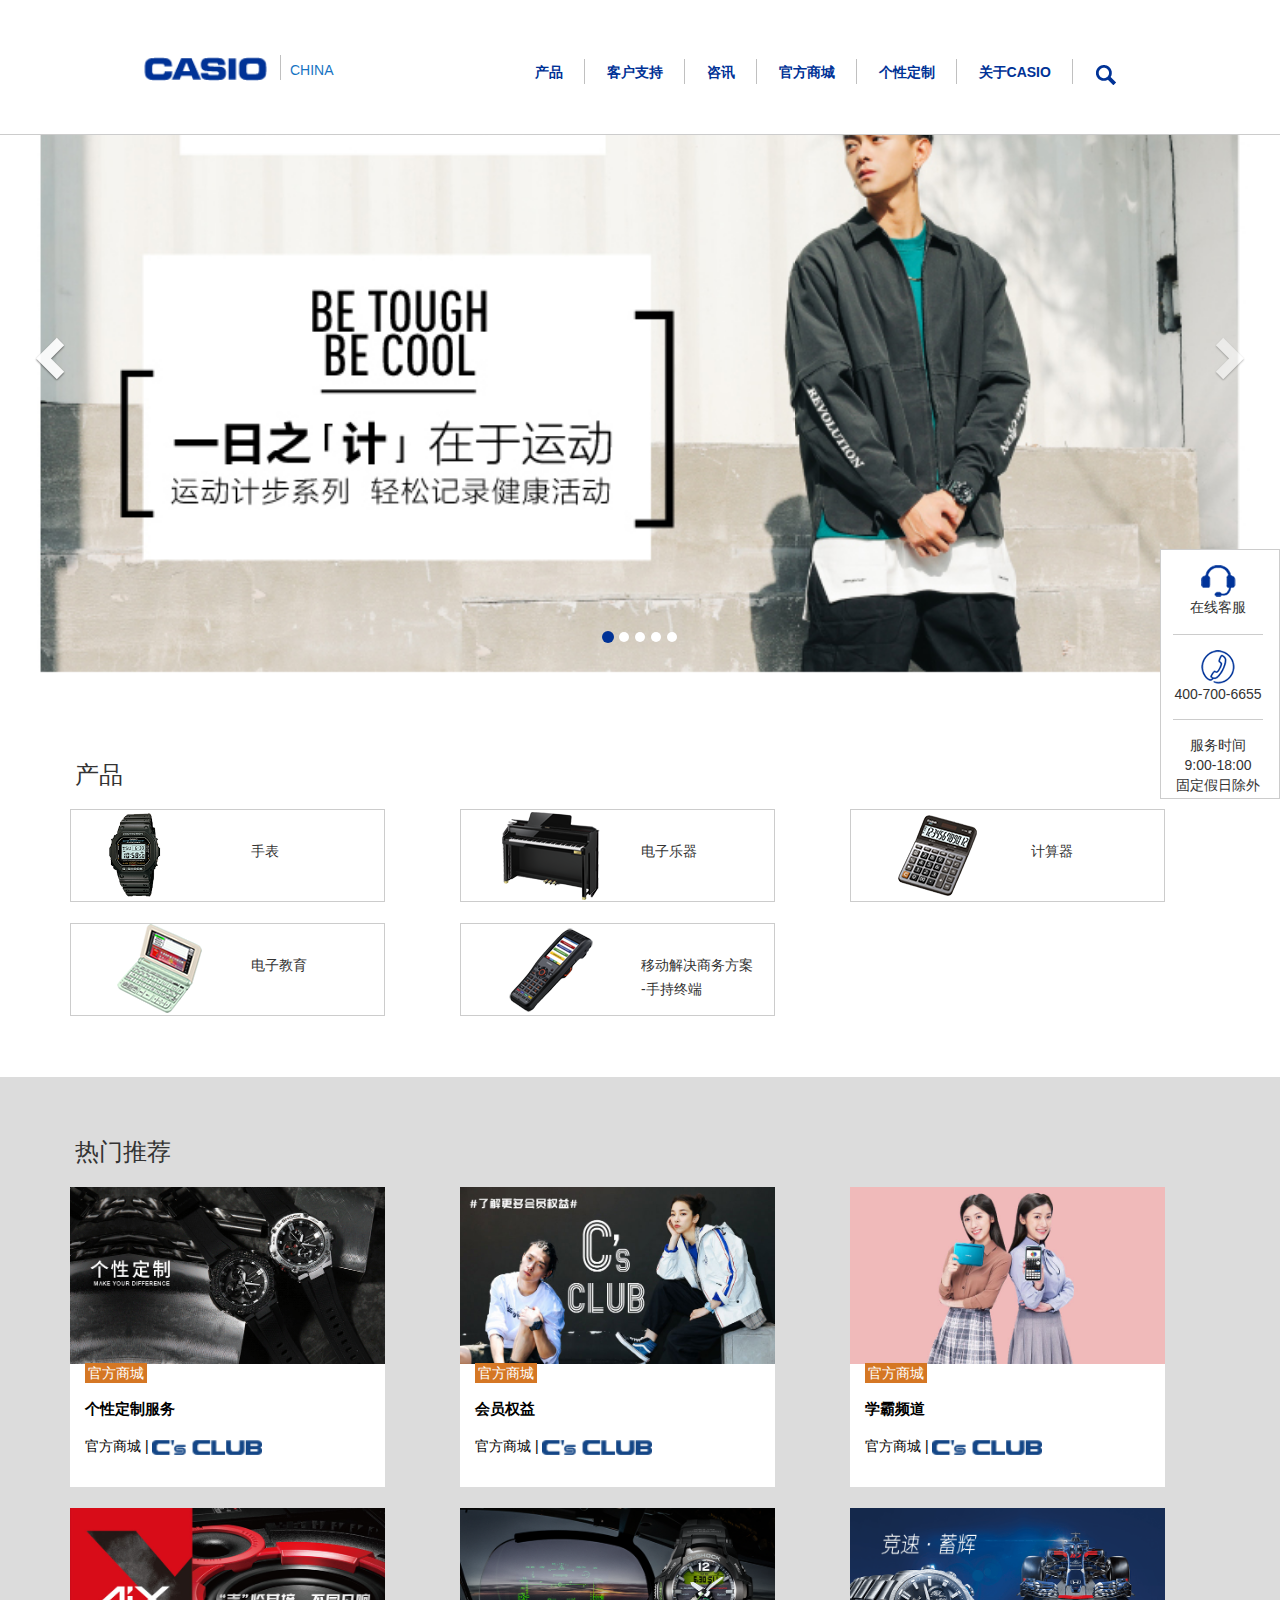
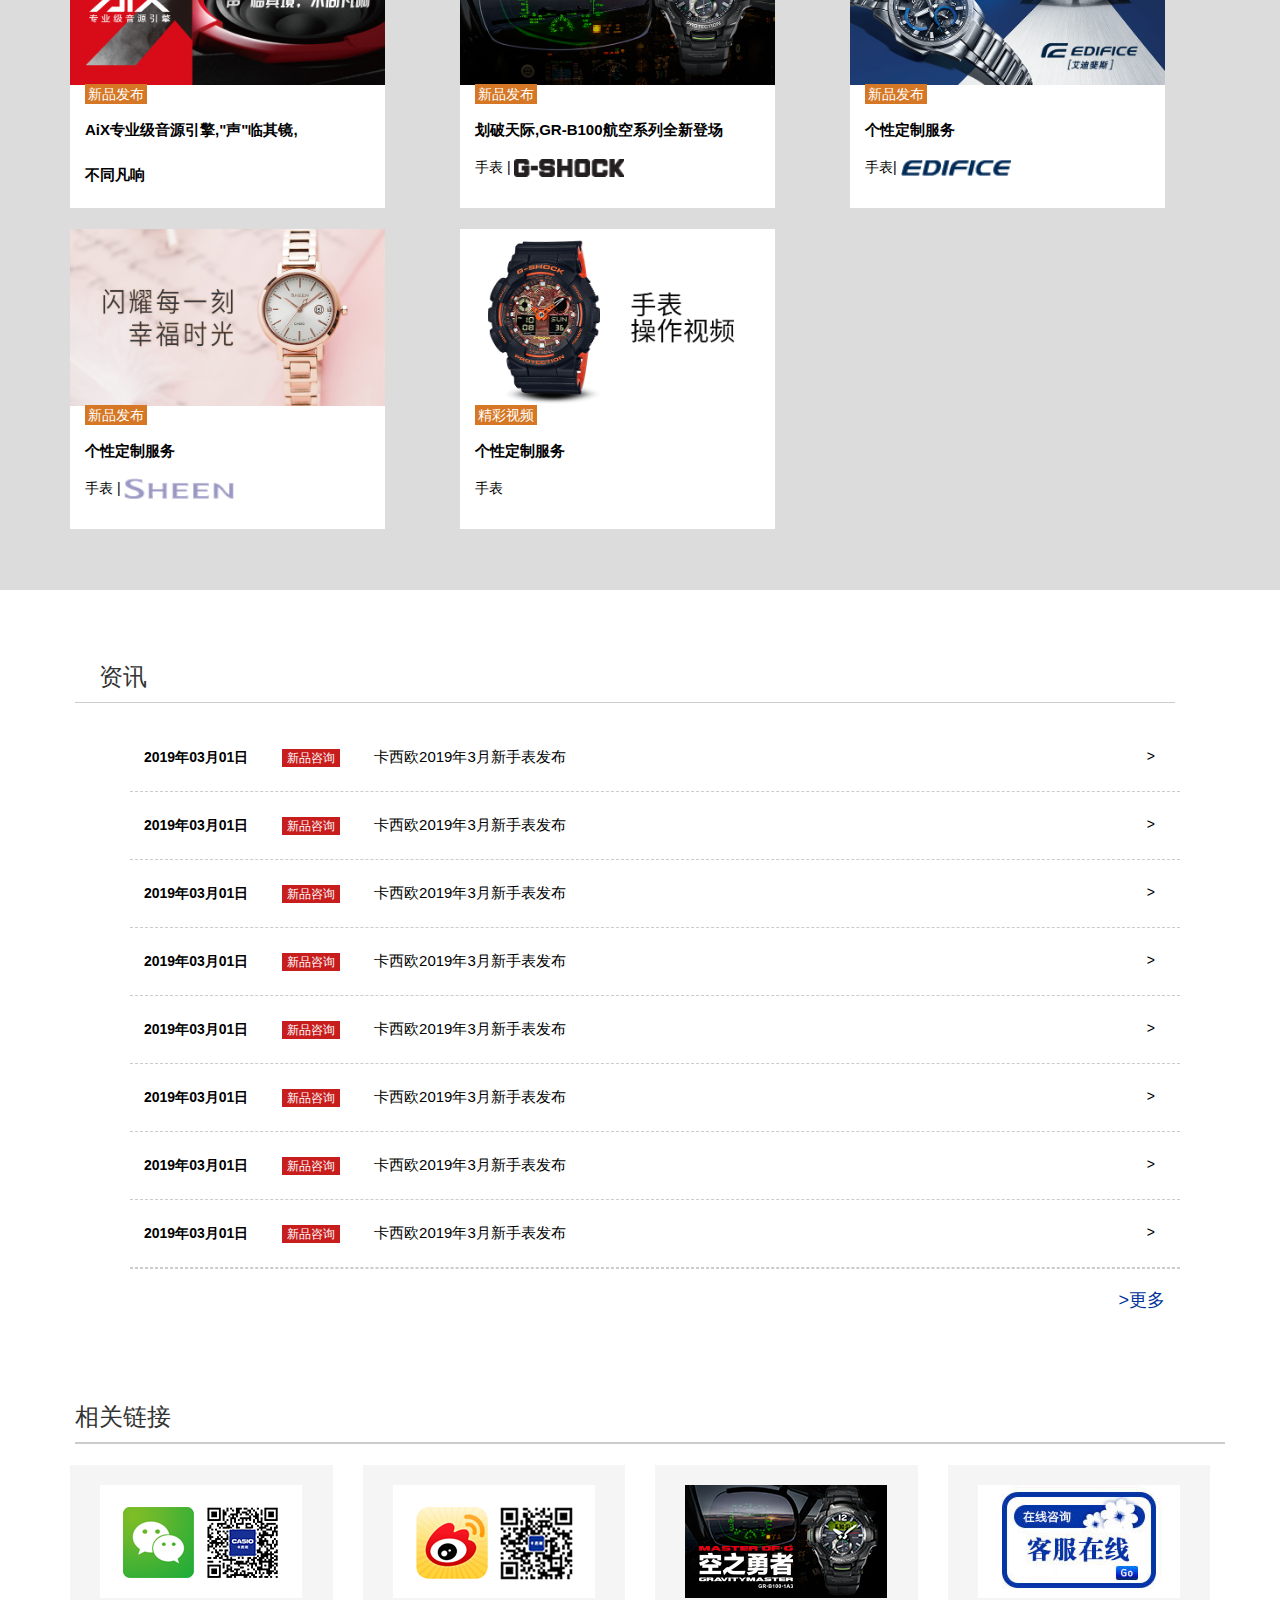
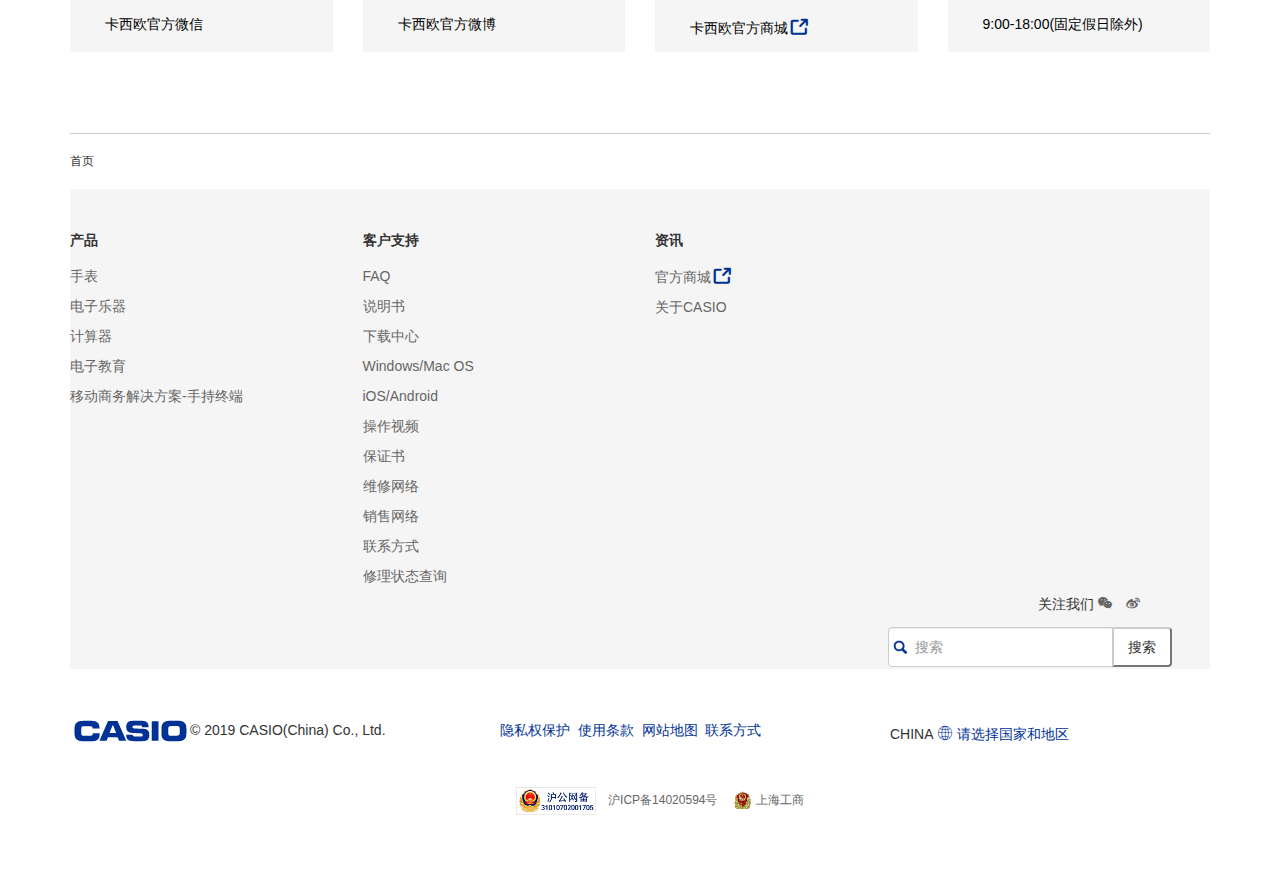
<file: index.html>
<!DOCTYPE html>
<!--[if lt IE 7]>      <html class="no-js lt-ie9 lt-ie8 lt-ie7"> <![endif]-->
<!--[if IE 7]>         <html class="no-js lt-ie9 lt-ie8"> <![endif]-->
<!--[if IE 8]>         <html class="no-js lt-ie9"> <![endif]-->
<!--[if gt IE 8]><!-->
<html class="no-js">
	<!--<![endif]-->

	<head>
		<meta charset="utf-8">
		<meta http-equiv="X-UA-Compatible" content="IE=edge,chrome=1">
		<title>卡西欧</title>
		<meta name="description" content="">
		<meta name="viewport" content="width=device-width">

		<!-- Place favicon.ico and apple-touch-icon.png in the root directory -->

		<!-- <link rel="stylesheet" href="css/normalize.css"> -->
		<link rel="stylesheet" href="css/__main.css">
		<link rel="stylesheet" type="text/css" href="css/iconfont.css" />
		<script src="js/vendor/modernizr-2.6.2.min.js"></script>
		<script type="text/javascript" src="js/vendor/jquery-1.11.1.min.js"></script>
	</head>

	<body>
		<!--[if lt IE 7]>
            <p class="chromeframe">You are using an <strong>outdated</strong> browser. Please <a href="http://browsehappy.com/">upgrade your browser</a> or <a href="http://www.google.com/chromeframe/?redirect=true">activate Google Chrome Frame</a> to improve your experience.</p>
        <![endif]-->

		<!-- Add your site or application content here -->
		<header role="banner">
			<nav role="navigation" class="navbar navbar-default navbar-fixed-top">
				<div class="container">
					<div class="navbar-header">
						<button type="button" class="navbar-toggle" data-toggle="collapse" data-target=".navbar-collapse">
                    		<span><img src="img/icon_menu.svg"/></span>
                    		<span></span>
                    		<span></span>
               			</button>
						<a class="navbar-brand" href="#">
							<p><img src="img/casio-logo.png" width="130"><i></i><span>CHINA</span></p>
						</a>
					</div>
					<div class="navbar-collapse collapse hidden-xs">
						<ul class="nav nav-tabs">
							<li class="dropdown">
								<a href="#" class="dropdown-toggle" data-toggle="dropdown" aria-expanded="false">
									产品
								</a>
								<ul class="dropdown-menu" aria-labelledby="dropdownMenu1">
									<li>
										<a href="#">手表&nbsp;&nbsp;&nbsp;&nbsp;&nbsp;&nbsp;&nbsp;&nbsp;&nbsp;&nbsp;&nbsp;&nbsp;&nbsp;&nbsp;&nbsp;&nbsp;&nbsp;&nbsp;&nbsp;&nbsp;&nbsp;&nbsp;&nbsp;&nbsp;&nbsp;&nbsp;&nbsp;&nbsp;&nbsp;&nbsp;&nbsp;&nbsp;&nbsp;&nbsp;&nbsp;&nbsp;&nbsp;&nbsp;&nbsp;&nbsp;&nbsp;&nbsp;&nbsp;&nbsp;&nbsp;&nbsp;<span>></span></a>
									</li>
									<li>
										<a href="#">电子乐器&nbsp;&nbsp;&nbsp;&nbsp;&nbsp;&nbsp;&nbsp;&nbsp;&nbsp;&nbsp;&nbsp;&nbsp;&nbsp;&nbsp;&nbsp;&nbsp;&nbsp;&nbsp;&nbsp;&nbsp;&nbsp;&nbsp;&nbsp;&nbsp;&nbsp;&nbsp;&nbsp;&nbsp;&nbsp;&nbsp;&nbsp;&nbsp;&nbsp;&nbsp;&nbsp;&nbsp;&nbsp;&nbsp;&nbsp;<span>></span></a>
									</li>
									<li>
										<a href="#">计算器&nbsp;&nbsp;&nbsp;&nbsp;&nbsp;&nbsp;&nbsp;&nbsp;&nbsp;&nbsp;&nbsp;&nbsp;&nbsp;&nbsp;&nbsp;&nbsp;&nbsp;&nbsp;&nbsp;&nbsp;&nbsp;&nbsp;&nbsp;&nbsp;&nbsp;&nbsp;&nbsp;&nbsp;&nbsp;&nbsp;&nbsp;&nbsp;&nbsp;&nbsp;&nbsp;&nbsp;&nbsp;&nbsp;&nbsp;&nbsp;&nbsp;&nbsp;&nbsp;<span>></span></a>
									</li>
									<!--<li role="separator" class="divider"></li>-->
									<li>
										<a href="#">电子教育&nbsp;&nbsp;&nbsp;&nbsp;&nbsp;&nbsp;&nbsp;&nbsp;&nbsp;&nbsp;&nbsp;&nbsp;&nbsp;&nbsp;&nbsp;&nbsp;&nbsp;&nbsp;&nbsp;&nbsp;&nbsp;&nbsp;&nbsp;&nbsp;&nbsp;&nbsp;&nbsp;&nbsp;&nbsp;&nbsp;&nbsp;&nbsp;&nbsp;&nbsp;&nbsp;&nbsp;&nbsp;&nbsp;&nbsp;<span>></span></a>
									</li>
									<!--<li role="separator" class="divider"></li>-->
									<li>
										<a href="#">移动商务解决方案-手持终端&nbsp;&nbsp;&nbsp;&nbsp;&nbsp;&nbsp;&nbsp;&nbsp;&nbsp;<span>></span></a>
									</li>
								</ul>
							</li>
							<li class="dropdown">
								<a href="#" class="dropdown-toggle" data-toggle="dropdown" aria-expanded="false">
									客户支持
								</a><i></i>
								<ul class="dropdown-menu" aria-labelledby="dropdownMenu1">
									<li>
										<a href="#">FAQ&nbsp;&nbsp;&nbsp;&nbsp;&nbsp;&nbsp;&nbsp;&nbsp;&nbsp;&nbsp;&nbsp;&nbsp;&nbsp;&nbsp;&nbsp;&nbsp;&nbsp;&nbsp;&nbsp;&nbsp;&nbsp;&nbsp;&nbsp;&nbsp;&nbsp;&nbsp;&nbsp;<span>></span></a>
									</li>
									<li>
										<a href="#">说明书&nbsp;&nbsp;&nbsp;&nbsp;&nbsp;&nbsp;&nbsp;&nbsp;&nbsp;&nbsp;&nbsp;&nbsp;&nbsp;&nbsp;&nbsp;&nbsp;&nbsp;&nbsp;&nbsp;&nbsp;&nbsp;&nbsp;&nbsp;&nbsp;<span>></span></a>
									</li>
									<li>
										<a href="#">下载中心&nbsp;&nbsp;&nbsp;&nbsp;&nbsp;&nbsp;&nbsp;&nbsp;&nbsp;&nbsp;&nbsp;&nbsp;&nbsp;&nbsp;&nbsp;&nbsp;&nbsp;&nbsp;&nbsp;&nbsp;&nbsp;<span>></span></a>
									</li>
									<!--<li role="separator" class="divider"></li>-->
									<li>
										<a href="#">Windows/Mac OS&nbsp;&nbsp;&nbsp;&nbsp;&nbsp;&nbsp;&nbsp;<span>></span></a>
									</li>
									<!--<li role="separator" class="divider"></li>-->
									<li>
										<a href="#">iOS/Android&nbsp;&nbsp;&nbsp;&nbsp;&nbsp;&nbsp;&nbsp;&nbsp;&nbsp;&nbsp;&nbsp;&nbsp;&nbsp;&nbsp;&nbsp;&nbsp;<span>></span></a>
									</li>
									<li>
										<a href="#">操作视频&nbsp;&nbsp;&nbsp;&nbsp;&nbsp;&nbsp;&nbsp;&nbsp;&nbsp;&nbsp;&nbsp;&nbsp;&nbsp;&nbsp;&nbsp;&nbsp;&nbsp;&nbsp;&nbsp;&nbsp;&nbsp;<span>></span></a>
									</li>
									<li>
										<a href="#">保证书&nbsp;&nbsp;&nbsp;&nbsp;&nbsp;&nbsp;&nbsp;&nbsp;&nbsp;&nbsp;&nbsp;&nbsp;&nbsp;&nbsp;&nbsp;&nbsp;&nbsp;&nbsp;&nbsp;&nbsp;&nbsp;&nbsp;&nbsp;&nbsp;&nbsp;<span>></span></a>
									</li>
									<li>
										<a href="#">维修网络&nbsp;&nbsp;&nbsp;&nbsp;&nbsp;&nbsp;&nbsp;&nbsp;&nbsp;&nbsp;&nbsp;&nbsp;&nbsp;&nbsp;&nbsp;&nbsp;&nbsp;&nbsp;&nbsp;&nbsp;&nbsp;<span>></span></a>
									</li>
									<!--<li role="separator" class="divider"></li>-->
									<li>
										<a href="#">销售网络&nbsp;&nbsp;&nbsp;&nbsp;&nbsp;&nbsp;&nbsp;&nbsp;&nbsp;&nbsp;&nbsp;&nbsp;&nbsp;&nbsp;&nbsp;&nbsp;&nbsp;&nbsp;&nbsp;&nbsp;&nbsp;<span>></span></a>
									</li>
									<!--<li role="separator" class="divider"></li>-->
									<li>
										<a href="#">联系方式&nbsp;&nbsp;&nbsp;&nbsp;&nbsp;&nbsp;&nbsp;&nbsp;&nbsp;&nbsp;&nbsp;&nbsp;&nbsp;&nbsp;&nbsp;&nbsp;&nbsp;&nbsp;&nbsp;&nbsp;&nbsp;<span>></span></a>
									</li>
									<li>
										<a href="#">修理状态查询&nbsp;&nbsp;&nbsp;&nbsp;&nbsp;&nbsp;&nbsp;&nbsp;&nbsp;&nbsp;&nbsp;&nbsp;&nbsp;&nbsp;<span>></span></a>
									</li>
								</ul>
							</li>
							<li class="dropdown">
								<a href="#">咨讯</a><i></i>
							</li>
							<li class="dropdown">
								<a href="#" class="dropdown-toggle" data-toggle="dropdown" aria-expanded="false">
									官方商城
								</a><i></i>
								<ul class="dropdown-menu" aria-labelledby="dropdownMenu1">
									<li>
										<a href="#">会员注册/登录&nbsp;&nbsp;&nbsp;&nbsp;&nbsp;<span>></span></a>
									</li>
									<li>
										<a href="#">会员特权&nbsp;&nbsp;&nbsp;&nbsp;&nbsp;&nbsp;&nbsp;&nbsp;&nbsp;&nbsp;&nbsp;&nbsp;&nbsp;&nbsp;<span>></span></a>
									</li>
									<li>
										<a href="#">试用中心&nbsp;&nbsp;&nbsp;&nbsp;&nbsp;&nbsp;&nbsp;&nbsp;&nbsp;&nbsp;&nbsp;&nbsp;&nbsp;&nbsp;<span>></span></a>
									</li>
									<!--<li role="separator" class="divider"></li>-->

								</ul>
							</li>
							<li class="dropdown">
								<a href="#">个性定制</a><i></i>
							</li>
							<li class="dropdown">
								<a href="#">关于CASIO</a><i></i>
							</li>
							<li class="dropdown">
								<a href="#"><img src="img/icon_search_pc.png" /></a><i></i>
							</li>

						</ul>
					</div>
				</div>
			</nav>
		</header>
		<main role="main">
			<div id="carousel-example-generic" class="carousel slide" data-ride="carousel">
				<!-- Indicators -->
				<ol class="carousel-indicators">
					<li data-target="#carousel-example-generic" data-slide-to="0" class="active"></li>
					<li data-target="#carousel-example-generic" data-slide-to="1"></li>
					<li data-target="#carousel-example-generic" data-slide-to="2"></li>
					<li data-target="#carousel-example-generic" data-slide-to="3"></li>
					<li data-target="#carousel-example-generic" data-slide-to="4"></li>
				</ol>

				<!-- Wrapper for slides -->
				<div class="carousel-inner" role="listbox">
					<div class="item active">
						<img src="img/gs&bg运动系列活动_banner-13.jpg">
					</div>
					<div class="item">
						<img src="img/2_.jpg">
					</div>
					<div class="item">
						<img src="img/820.jpg">
					</div>
					<div class="item">
						<img src="img/820x410新.jpg">
					</div>
					<div class="item">
						<img src="img/电子辞典官网-banner820x410.jpg">
					</div>
				</div>

				<!-- Controls -->
				<a class="left carousel-control" href="#carousel-example-generic" role="button" data-slide="prev">
					<span class="glyphicon glyphicon-chevron-left" aria-hidden="true"></span>
				</a>
				<a class="right carousel-control" href="#carousel-example-generic" role="button" data-slide="next">
					<span class="glyphicon glyphicon-chevron-right" aria-hidden="true"></span>
				</a>
			</div>
			<div class="page_contents container">
				<div class="row">
					<h3>产品</h3>
					<div class="col-md-4">
						<p>
							<img src="img/panel_watch.png" / class="yjImg"><span>手表</span>
						</p>
					</div>
					<div class="col-md-4">
						<p>
							<img src="img/panel_emi.png" /><span>电子乐器</span>
						</p>
					</div>
					<div class="col-md-4">
						<p>
							<img src="img/panel_calculator_for_intl.png" /><span>计算器</span>
						</p>
					</div>
				</div>
				<div class="row">
					<div class="col-md-4">
						<p>
							<img src="img/panel_dictionery.png" /><span>电子教育</span>
						</p>
					</div>
					<div class="col-md-4">
						<p>
							<img src="img/panel_handheldterminal.png" /><span>移动解决商务方案<br />-手持终端</span>
						</p>
					</div>
				</div>
			</div>
			<!--图片-->
			<div class="yjBoxIMG">
				<div class="page_contents container">
					<div class="row">
						<h3 class="yjh3">热门推荐</h3>
						<div class="col-md-4">
							<ul class="yjBox">
								<li><img src="img/个性定制.gif" /></li>
								<li>
									<a href="#">官方商城</a>
								</li>
								<li>
									<a href="#">个性定制服务</a>
								</li>
								<li>
									<a href="#">官方商城 | <img src="img/官方商城logo.png" /></a>
								</li>
							</ul>
						</div>
						<div class="col-md-4">
							<ul class="yjBox">
								<li><img src="img/会员权益banner.jpg" /></li>
								<li>
									<a href="#">官方商城</a>
								</li>
								<li>
									<a href="#">会员权益</a>
								</li>
								<li>
									<a href="#">官方商城 | <img src="img/官方商城logo.png" /></a>
								</li>
							</ul>
						</div>
						<div class="col-md-4">
							<ul class="yjBox">
								<li><img src="img/720x405.jpg" /></li>
								<li>
									<a href="#">官方商城</a>
								</li>
								<li>
									<a href="#">学霸频道</a>
								</li>
								<li>
									<a href="#">官方商城 | <img src="img/官方商城logo.png" /></a>
								</li>
							</ul>
						</div>
					</div>
					<div class="row">
						<div class="col-md-4">
							<ul class="yjBox">
								<li><img src="img/720x405(1).jpg" /></li>
								<li>
									<a href="#">新品发布</a>
								</li>
								<li>
									<a href="#">AiX专业级音源引擎,"声"临其镜,<br />不同凡响</a>
								</li>
								<!--<li>
									<a href="#">官方商城 | <img src="img/202-113.jpg" /></a>
								</li>-->
							</ul>
						</div>
						<div class="col-md-4">
							<ul class="yjBox">
								<li><img src="img/主题系列入口720-405 2.png" /></li>
								<li>
									<a href="#">新品发布</a>
								</li>
								<li>
									<a href="#">划破天际,GR-B100航空系列全新登场</a>
								</li>
								<li>
									<a href="#">手表 | <img src="img/g-shock.png" /></a>
								</li>
							</ul>
						</div>
						<div class="col-md-4">
							<ul class="yjBox">
								<li><img src="img/edifice赛车篇0927-横版fa.png" /></li>
								<li>
									<a href="#">新品发布</a>
								</li>
								<li>
									<a href="#">个性定制服务</a>
								</li>
								<li>
									<a href="#">手表| <img src="img/edifice.png" /></a>
								</li>
							</ul>
						</div>
					</div>
					<div class="row">
						<div class="col-md-4">
							<ul class="yjBox">
								<li><img src="img/c-720-405(1).png" /></li>
								<li>
									<a href="#">新品发布</a>
								</li>
								<li>
									<a href="#">个性定制服务</a>
								</li>
								<li>
									<a href="#">手表 | <img src="img/sheen.png" /></a>
								</li>
							</ul>
						</div>
						<div class="col-md-4">
							<ul class="yjBox">
								<li><img src="img/手表操作视频.gif" /></li>
								<li>
									<a href="#">精彩视频</a>
								</li>
								<li>
									<a href="#">个性定制服务</a>
								</li>
								<li>
									<a href="#">手表</a>
								</li>
							</ul>
						</div>
					</div>
				</div>
			</div>
			<!--资讯-->
			<div class="page_contents container">
				<div class="row">
					<h3 class="yjzx">资讯</h3>
					<div class="col-md-12">
					<ul class="yjA">
						<li>
							<a href="#"><b>2019年03月01日</b></a>
							<a href="#">新品咨询</a>
							<a href="#">卡西欧2019年3月新手表发布</a>
							<a href="#">></a>
						</li>
						<li>
							<a href="#"><b>2019年03月01日</b></a>
							<a href="#">新品咨询</a>
							<a href="#">卡西欧2019年3月新手表发布</a>
							<a href="#">></a>
						</li>
						<li>
							<a href="#"><b>2019年03月01日</b></a>
							<a href="#">新品咨询</a>
							<a href="#">卡西欧2019年3月新手表发布</a>
							<a href="#">></a>
						</li>
						<li>
							<a href="#"><b>2019年03月01日</b></a>
							<a href="#">新品咨询</a>
							<a href="#">卡西欧2019年3月新手表发布</a>
							<a href="#">></a>
						</li>
						<li>
							<a href="#"><b>2019年03月01日</b></a>
							<a href="#">新品咨询</a>
							<a href="#">卡西欧2019年3月新手表发布</a>
							<a href="#">></a>
						</li>
						<li>
							<a href="#"><b>2019年03月01日</b></a>
							<a href="#">新品咨询</a>
							<a href="#">卡西欧2019年3月新手表发布</a>
							<a href="#">></a>
						</li>
						<li>
							<a href="#"><b>2019年03月01日</b></a>
							<a href="#">新品咨询</a>
							<a href="#">卡西欧2019年3月新手表发布</a>
							<a href="#">></a>
						</li>
						<li>
							<a href="#"><b>2019年03月01日</b></a>
							<a href="#">新品咨询</a>
							<a href="#">卡西欧2019年3月新手表发布</a>
							<a href="#">></a>
						</li>
						<li>
							<a href="#">>更多</a>
						</li>
					</ul>
					</div>
				</div>
			</div>
			<!--链接-->
			<div class="page_contents container">
				<div class="row">
					<h3 class="yjh3s">相关链接</h3>
					<div class="col-md-3">
						<ul class="yjBoxs">
							<li><img src="img/weixin-new.jpg" /></li>
							<li>
								<a href="#">卡西欧官方微信</a>
							</li>
						</ul>
					</div>
					<div class="col-md-3">
						<ul class="yjBoxs">
							<li><img src="img/weibo3b.png" /></li>
							<li>
								<a href="#">卡西欧官方微博</a>
							</li>
						</ul>
					</div>
					<div class="col-md-3">
						<ul class="yjBoxs">
							<li><img src="img/202-113.jpg" /></li>
							<li>
								<a href="#">卡西欧官方商城<span class="iconfont icon-fenxiang"></span></a>
							</li>
						</ul>
					</div>
					<div class="col-md-3">
						<ul class="yjBoxs">
							<li><img src="img/contactservice.jpg" /></li>
							<li>
								<a href="#">9:00-18:00(固定假日除外)</a>
							</li>
						</ul>
					</div>
				</div>
			</div>
		</main>
		<!--尾部-->
		<div class="page_contents container">
			<i class="yjXian"></i>
			<h6 class="yjh3s">首页</h6>
			<div class=" yjLove">
				<div class="row">
					<div class="col-md-3 ">
						<dl class="yjBoxss">
							<dt>产品</dt>
							<dd>
								<a href="#">手表</a>
							</dd>
							<dd>
								<a href="#">电子乐器</a>
							</dd>
							<dd>
								<a href="#">计算器</a>
							</dd>
							<dd>
								<a href="#">电子教育</a>
							</dd>
							<dd>
								<a href="#">移动商务解决方案-手持终端</a>
							</dd>
						</dl>
					</div>
					<div class="col-md-3 ">
						<dl class="yjBoxss">
							<dt>客户支持</dt>
							<dd>
								<a href="#">FAQ</a>
							</dd>
							<dd>
								<a href="#">说明书</a>
							</dd>
							<dd>
								<a href="#">下载中心</a>
							</dd>
							<dd>
								<a href="#">Windows/Mac OS</a>
							</dd>
							<dd>
								<a href="#">iOS/Android</a>
							</dd>
							<dd>
								<a href="#">操作视频</a>
							</dd>
							<dd>
								<a href="#">保证书</a>
							</dd>
							<dd>
								<a href="#">维修网络</a>
							</dd>
							<dd>
								<a href="#">销售网络</a>
							</dd>
							<dd>
								<a href="#">联系方式</a>
							</dd>
							<dd>
								<a href="#">修理状态查询</a>
							</dd>
						</dl>
					</div>
					<div class="col-md-3 ">
						<dl class="yjBoxss">
							<dt>资讯</dt>
							<dd>
								<a href="#">官方商城<span class="iconfont icon-fenxiang"></span></a>
							</dd>
							<dd>
								<a href="#">关于CASIO</a>
							</dd>
						</dl>
					</div>
					<div class="col-md-3 yjRightsearch">
						<ul>
							<li>关注我们
								<a href="#"><span class="iconfont icon-weixin"></span></a> &nbsp;
								<a href="#"><span class="iconfont icon-weibo"></span></a>
							</li>
							<li class="input-group yjsearch">
								<input type="text" class="form-control" placeholder="搜索">
								<span class="yjTu"><img src="img/icon_search_pc.png"/></span>
								<span class="input-group-btn">
        							<button class="btn btn-default" type="button">搜索</button>
      							</span>
								<!-- /input-group -->
							</li>
						</ul>
					</div>
				</div>
			</div>
		</div>
		<div class="container">
			<div class="row">
				<div class="col-md-4 yjDi">
					<img src="img/casio-logo.png" />© 2019 CASIO(China) Co., Ltd.
				</div>
				<div class="col-md-4">
					<ul class="yjBoxsss">
						<li>
							<a href="#">隐私权保护</a>&nbsp;
							<a href="#">使用条款</a>&nbsp;
							<a href="#">网站地图</a>&nbsp;
							<a href="#">联系方式</a>
						</li>
					</ul>
				</div>
				<div class="col-md-4 ">
					<ul class="yjBoxs">
						<li>CHINA
							<a href="#"><span class="iconfont icon-earth-copy"></span> 请选择国家和地区</a>
						</li>
					</ul>
				</div>
			</div>
		</div>
		<footer role="contentinfo">
			<ul class="yjdibu">
				<li>
					<a href="#"><img src="img/bei2.png" /></a> &nbsp;
					<a href="#">沪ICP备14020594号 </a> &nbsp;
					<a href="#"><img src="img/license_gs.gif" />上海工商</a>
				</li>
			</ul>
		</footer>
		<nav class="yjgudin hidden-xs">
				<ul>
					<li><img src="img/cs1.png"/><div>在线客服</div></li>
					<li><img src="img/cs2.png"/><div>400-700-6655</div></li>
					<li><div>服务时间</div><div>9:00-18:00</div><div>固定假日除外</div></li>					
				</ul>
		</nav>
		<nav class="yjgudin visible-xs">				
			<img src="img/contactservice_mobile.png"/>												
		</nav>
		<!-- <script src="//ajax.googleapis.com/ajax/libs/jquery/1.9.0/jquery.min.js"></script> -->
		<!--  <script>window.jQuery || document.write('<script src="js/vendor/jquery-1.11.1.min.js"><\/script>')</script> -->
		<script src="js/plugins.js"></script>
		<script src="js/main.js"></script>

		<!-- Google Analytics: change UA-XXXXX-X to be your site's ID. -->
		<script>
			// var _gaq=[['_setAccount','UA-XXXXX-X'],['_trackPageview']];
			// (function(d,t){var g=d.createElement(t),s=d.getElementsByTagName(t)[0];
			// g.src=('https:'==location.protocol?'//ssl':'//www')+'.google-analytics.com/ga.js';
			// s.parentNode.insertBefore(g,s)}(document,'script'));
		</script>
		<!-- Stack the columns on mobile by making one full-width and the other half-width -->
	</body>

</html>
</file>
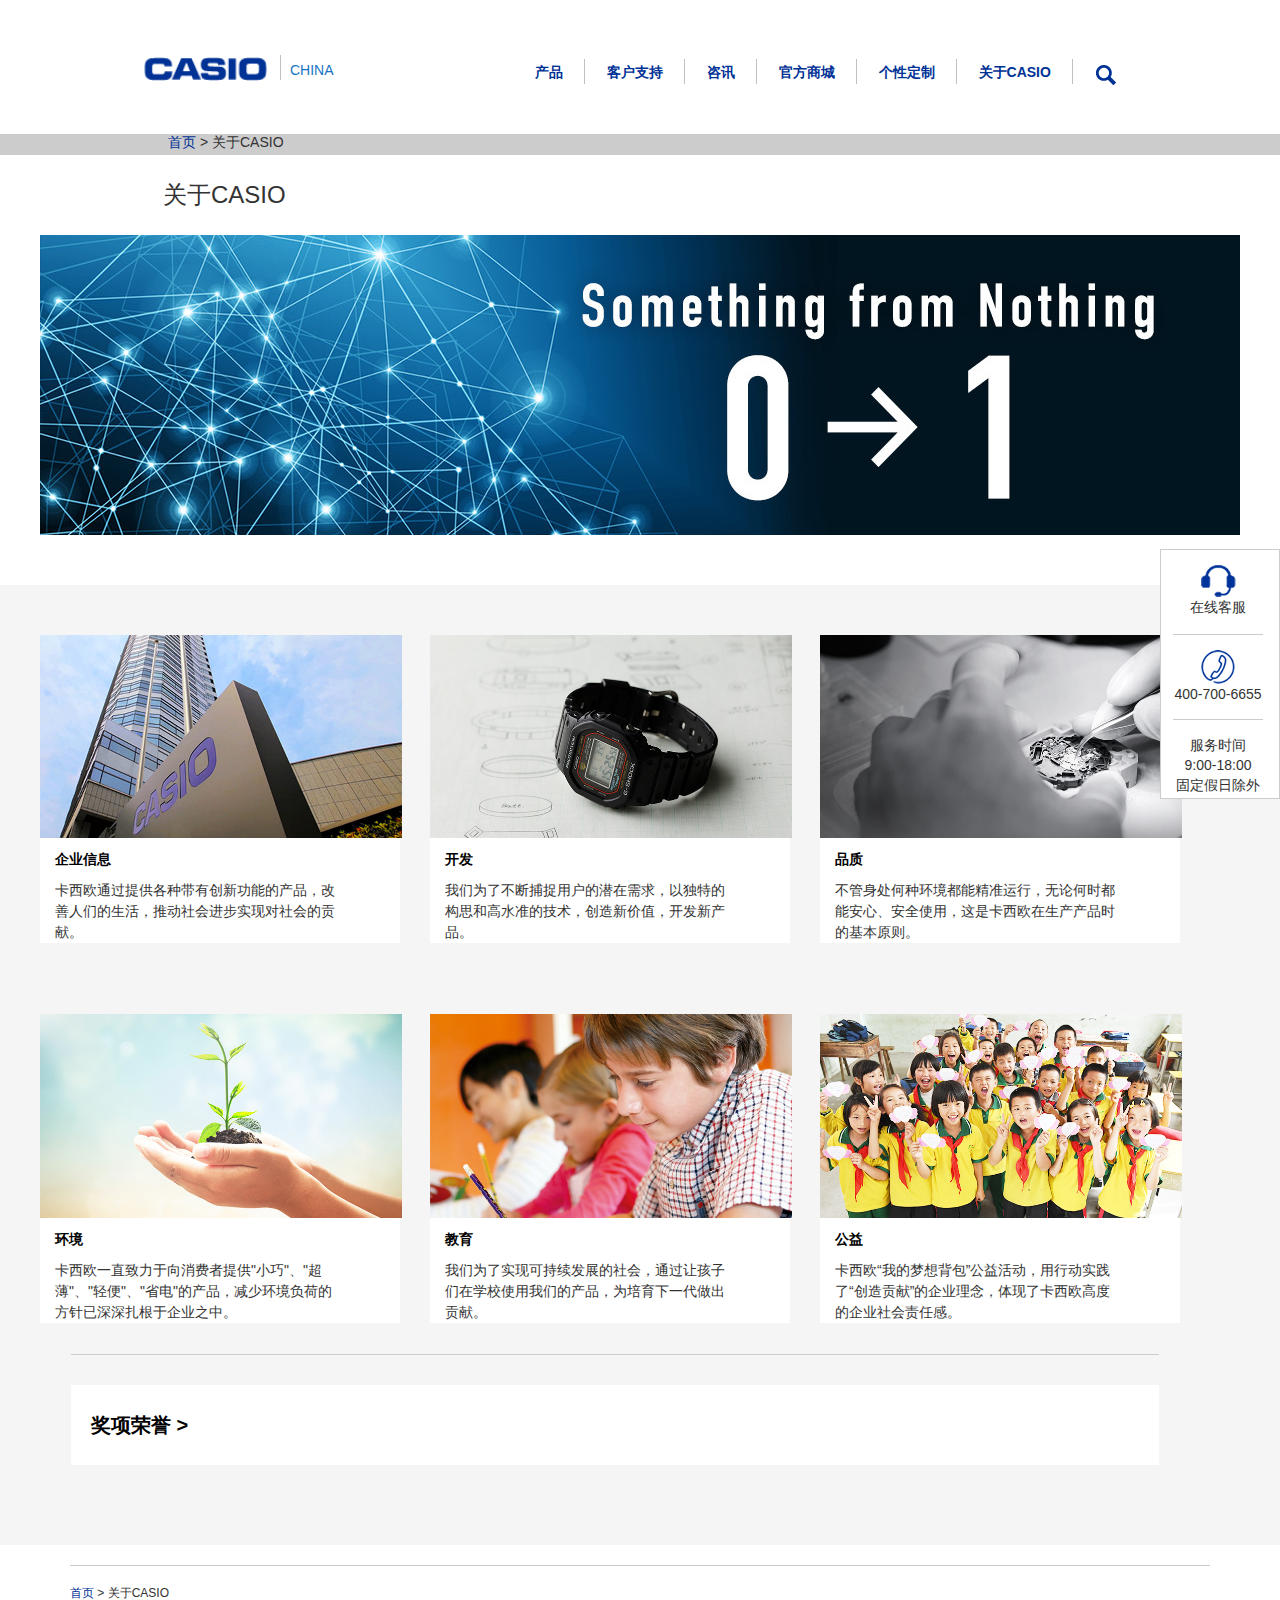
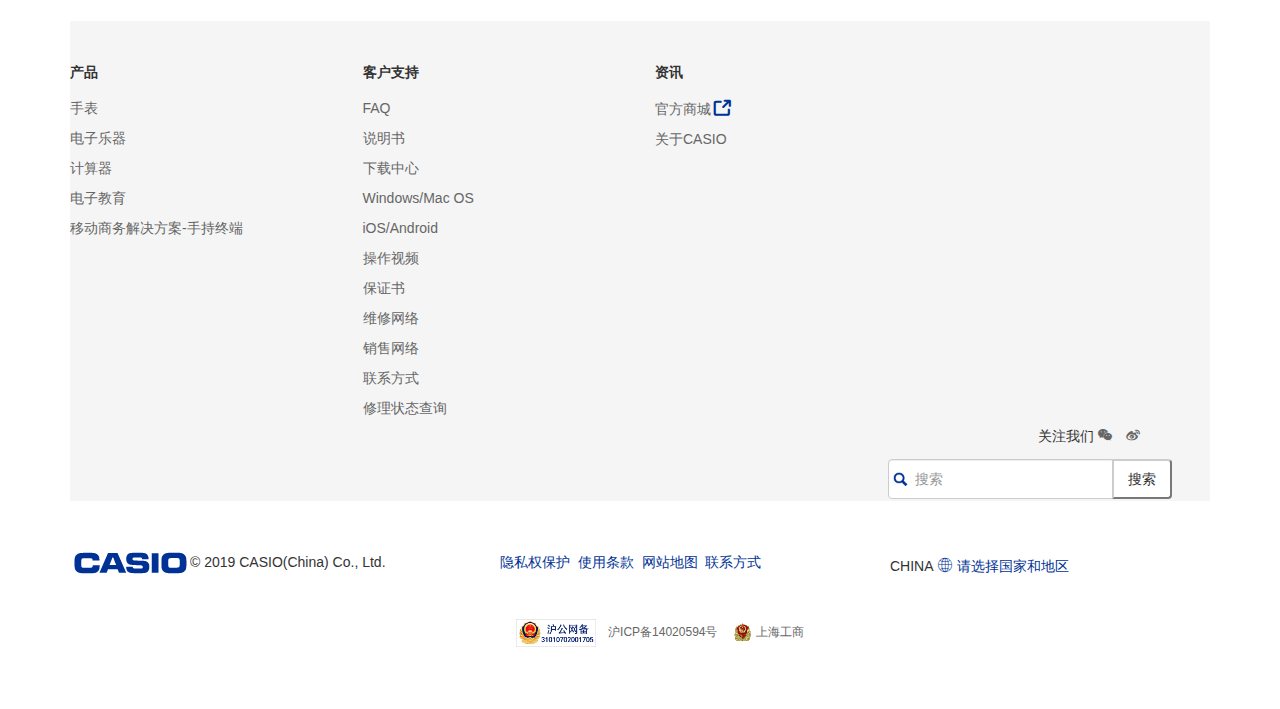
<file: html/关于CASIO.html>
<!DOCTYPE html>
<!--[if lt IE 7]>      <html class="no-js lt-ie9 lt-ie8 lt-ie7"> <![endif]-->
<!--[if IE 7]>         <html class="no-js lt-ie9 lt-ie8"> <![endif]-->
<!--[if IE 8]>         <html class="no-js lt-ie9"> <![endif]-->
<!--[if gt IE 8]><!-->
<html class="no-js">
	<!--<![endif]-->

	<head>
		<meta charset="utf-8">
		<meta http-equiv="X-UA-Compatible" content="IE=edge,chrome=1">
		<title>关于CASIO</title>
		<meta name="description" content="">
		<meta name="viewport" content="width=device-width">

		<!-- Place favicon.ico and apple-touch-icon.png in the root directory -->

		<!-- <link rel="stylesheet" href="css/normalize.css"> -->
		<link rel="stylesheet" href="../css/__main.css">
		<link rel="stylesheet" type="text/css" href="../css/iconfont.css" />
		<script src="../js/vendor/modernizr-2.6.2.min.js"></script>
		<script type="text/javascript" src="../js/vendor/jquery-1.11.1.min.js"></script>
	</head>

	<body>
		<!--[if lt IE 7]>
            <p class="chromeframe">You are using an <strong>outdated</strong> browser. Please <a href="http://browsehappy.com/">upgrade your browser</a> or <a href="http://www.google.com/chromeframe/?redirect=true">activate Google Chrome Frame</a> to improve your experience.</p>
        <![endif]-->

		<!-- Add your site or application content here -->
		<header role="banner">
			<nav role="navigation" class="navbar navbar-default navbar-fixed-top">
				<div class="container">
					<div class="navbar-header">
						<button type="button" class="navbar-toggle" data-toggle="collapse" data-target=".navbar-collapse">
                    		<span><img src="../img/icon_menu.svg"/></span>
                    		<span></span>
                    		<span></span>
               			</button>
						<a class="navbar-brand" href="#">
							<p><img src="../img/casio-logo.png" width="130"><i></i><span>CHINA</span></p>
						</a>
					</div>
					<div class="navbar-collapse collapse hidden-xs">
						<ul class="nav nav-tabs">
							<li class="dropdown">
								<a href="#" class="dropdown-toggle" data-toggle="dropdown" aria-expanded="false">
									产品
								</a>
								<ul class="dropdown-menu" aria-labelledby="dropdownMenu1">
									<li>
										<a href="#">手表&nbsp;&nbsp;&nbsp;&nbsp;&nbsp;&nbsp;&nbsp;&nbsp;&nbsp;&nbsp;&nbsp;&nbsp;&nbsp;&nbsp;&nbsp;&nbsp;&nbsp;&nbsp;&nbsp;&nbsp;&nbsp;&nbsp;&nbsp;&nbsp;&nbsp;&nbsp;&nbsp;&nbsp;&nbsp;&nbsp;&nbsp;&nbsp;&nbsp;&nbsp;&nbsp;&nbsp;&nbsp;&nbsp;&nbsp;&nbsp;&nbsp;&nbsp;&nbsp;&nbsp;&nbsp;&nbsp;<span>></span></a>
									</li>
									<li>
										<a href="#">电子乐器&nbsp;&nbsp;&nbsp;&nbsp;&nbsp;&nbsp;&nbsp;&nbsp;&nbsp;&nbsp;&nbsp;&nbsp;&nbsp;&nbsp;&nbsp;&nbsp;&nbsp;&nbsp;&nbsp;&nbsp;&nbsp;&nbsp;&nbsp;&nbsp;&nbsp;&nbsp;&nbsp;&nbsp;&nbsp;&nbsp;&nbsp;&nbsp;&nbsp;&nbsp;&nbsp;&nbsp;&nbsp;&nbsp;&nbsp;<span>></span></a>
									</li>
									<li>
										<a href="#">计算器&nbsp;&nbsp;&nbsp;&nbsp;&nbsp;&nbsp;&nbsp;&nbsp;&nbsp;&nbsp;&nbsp;&nbsp;&nbsp;&nbsp;&nbsp;&nbsp;&nbsp;&nbsp;&nbsp;&nbsp;&nbsp;&nbsp;&nbsp;&nbsp;&nbsp;&nbsp;&nbsp;&nbsp;&nbsp;&nbsp;&nbsp;&nbsp;&nbsp;&nbsp;&nbsp;&nbsp;&nbsp;&nbsp;&nbsp;&nbsp;&nbsp;&nbsp;&nbsp;<span>></span></a>
									</li>
									<!--<li role="separator" class="divider"></li>-->
									<li>
										<a href="#">电子教育&nbsp;&nbsp;&nbsp;&nbsp;&nbsp;&nbsp;&nbsp;&nbsp;&nbsp;&nbsp;&nbsp;&nbsp;&nbsp;&nbsp;&nbsp;&nbsp;&nbsp;&nbsp;&nbsp;&nbsp;&nbsp;&nbsp;&nbsp;&nbsp;&nbsp;&nbsp;&nbsp;&nbsp;&nbsp;&nbsp;&nbsp;&nbsp;&nbsp;&nbsp;&nbsp;&nbsp;&nbsp;&nbsp;&nbsp;<span>></span></a>
									</li>
									<!--<li role="separator" class="divider"></li>-->
									<li>
										<a href="#">移动商务解决方案-手持终端&nbsp;&nbsp;&nbsp;&nbsp;&nbsp;&nbsp;&nbsp;&nbsp;&nbsp;<span>></span></a>
									</li>
								</ul>
							</li>
							<li class="dropdown">
								<a href="#" class="dropdown-toggle" data-toggle="dropdown" aria-expanded="false">
									客户支持
								</a><i></i>
								<ul class="dropdown-menu" aria-labelledby="dropdownMenu1">
									<li>
										<a href="#">FAQ&nbsp;&nbsp;&nbsp;&nbsp;&nbsp;&nbsp;&nbsp;&nbsp;&nbsp;&nbsp;&nbsp;&nbsp;&nbsp;&nbsp;&nbsp;&nbsp;&nbsp;&nbsp;&nbsp;&nbsp;&nbsp;&nbsp;&nbsp;&nbsp;&nbsp;&nbsp;&nbsp;<span>></span></a>
									</li>
									<li>
										<a href="#">说明书&nbsp;&nbsp;&nbsp;&nbsp;&nbsp;&nbsp;&nbsp;&nbsp;&nbsp;&nbsp;&nbsp;&nbsp;&nbsp;&nbsp;&nbsp;&nbsp;&nbsp;&nbsp;&nbsp;&nbsp;&nbsp;&nbsp;&nbsp;&nbsp;<span>></span></a>
									</li>
									<li>
										<a href="#">下载中心&nbsp;&nbsp;&nbsp;&nbsp;&nbsp;&nbsp;&nbsp;&nbsp;&nbsp;&nbsp;&nbsp;&nbsp;&nbsp;&nbsp;&nbsp;&nbsp;&nbsp;&nbsp;&nbsp;&nbsp;&nbsp;<span>></span></a>
									</li>
									<!--<li role="separator" class="divider"></li>-->
									<li>
										<a href="#">Windows/Mac OS&nbsp;&nbsp;&nbsp;&nbsp;&nbsp;&nbsp;&nbsp;<span>></span></a>
									</li>
									<!--<li role="separator" class="divider"></li>-->
									<li>
										<a href="#">iOS/Android&nbsp;&nbsp;&nbsp;&nbsp;&nbsp;&nbsp;&nbsp;&nbsp;&nbsp;&nbsp;&nbsp;&nbsp;&nbsp;&nbsp;&nbsp;&nbsp;<span>></span></a>
									</li>
									<li>
										<a href="#">操作视频&nbsp;&nbsp;&nbsp;&nbsp;&nbsp;&nbsp;&nbsp;&nbsp;&nbsp;&nbsp;&nbsp;&nbsp;&nbsp;&nbsp;&nbsp;&nbsp;&nbsp;&nbsp;&nbsp;&nbsp;&nbsp;<span>></span></a>
									</li>
									<li>
										<a href="#">保证书&nbsp;&nbsp;&nbsp;&nbsp;&nbsp;&nbsp;&nbsp;&nbsp;&nbsp;&nbsp;&nbsp;&nbsp;&nbsp;&nbsp;&nbsp;&nbsp;&nbsp;&nbsp;&nbsp;&nbsp;&nbsp;&nbsp;&nbsp;&nbsp;&nbsp;<span>></span></a>
									</li>
									<li>
										<a href="#">维修网络&nbsp;&nbsp;&nbsp;&nbsp;&nbsp;&nbsp;&nbsp;&nbsp;&nbsp;&nbsp;&nbsp;&nbsp;&nbsp;&nbsp;&nbsp;&nbsp;&nbsp;&nbsp;&nbsp;&nbsp;&nbsp;<span>></span></a>
									</li>
									<!--<li role="separator" class="divider"></li>-->
									<li>
										<a href="#">销售网络&nbsp;&nbsp;&nbsp;&nbsp;&nbsp;&nbsp;&nbsp;&nbsp;&nbsp;&nbsp;&nbsp;&nbsp;&nbsp;&nbsp;&nbsp;&nbsp;&nbsp;&nbsp;&nbsp;&nbsp;&nbsp;<span>></span></a>
									</li>
									<!--<li role="separator" class="divider"></li>-->
									<li>
										<a href="#">联系方式&nbsp;&nbsp;&nbsp;&nbsp;&nbsp;&nbsp;&nbsp;&nbsp;&nbsp;&nbsp;&nbsp;&nbsp;&nbsp;&nbsp;&nbsp;&nbsp;&nbsp;&nbsp;&nbsp;&nbsp;&nbsp;<span>></span></a>
									</li>
									<li>
										<a href="#">修理状态查询&nbsp;&nbsp;&nbsp;&nbsp;&nbsp;&nbsp;&nbsp;&nbsp;&nbsp;&nbsp;&nbsp;&nbsp;&nbsp;&nbsp;<span>></span></a>
									</li>
								</ul>
							</li>
							<li class="dropdown">
								<a href="#">咨讯</a><i></i>
							</li>
							<li class="dropdown">
								<a href="#" class="dropdown-toggle" data-toggle="dropdown" aria-expanded="false">
									官方商城
								</a><i></i>
								<ul class="dropdown-menu" aria-labelledby="dropdownMenu1">
									<li>
										<a href="#">会员注册/登录&nbsp;&nbsp;&nbsp;&nbsp;&nbsp;<span>></span></a>
									</li>
									<li>
										<a href="#">会员特权&nbsp;&nbsp;&nbsp;&nbsp;&nbsp;&nbsp;&nbsp;&nbsp;&nbsp;&nbsp;&nbsp;&nbsp;&nbsp;&nbsp;<span>></span></a>
									</li>
									<li>
										<a href="#">试用中心&nbsp;&nbsp;&nbsp;&nbsp;&nbsp;&nbsp;&nbsp;&nbsp;&nbsp;&nbsp;&nbsp;&nbsp;&nbsp;&nbsp;<span>></span></a>
									</li>
									<!--<li role="separator" class="divider"></li>-->

								</ul>
							</li>
							<li class="dropdown">
								<a href="#">个性定制</a><i></i>
							</li>
							<li class="dropdown">
								<a href="#">关于CASIO</a><i></i>
							</li>
							<li class="dropdown">
								<a href="#"><img src="../img/icon_search_pc.png" /></a><i></i>
							</li>

						</ul>
					</div>
				</div>
			</nav>
		</header>
		<main role="main" class="yJmain">
			<div class="yjNavTop">
				<ul>
					<li>
						<a href="#">首页</a> > 关于CASIO</li>
				</ul>
			</div>
			<div class="yjCASIO">
				<h3>关于CASIO</h3>
			</div>
			<div class="yjimgBOXs hidden-xs">
				<ul>
					<li><img src="../img/company_company_category_b.jpg" /></li>
				</ul>
			</div>
			<div class="yjBig">
				<div class="container">
					<div class="row">
						<div class="col-md-4">
							<span class="yjYC visible-xs">企业信息</span>
							<ul class="yjXinxi hidden-xs">
								<li>
									<a href="#"><img src="../img/company_info.png" /></a>
								</li>
								<li>
									<a href="#">企业信息</a>
								</li>
								<li>卡西欧通过提供各种带有创新功能的产品，改善人们的生活，推动社会进步实现对社会的贡献。</li>
							</ul>
						</div>
						<div class="col-md-4">
							<span class="yjYC visible-xs">开发</span>
							<ul class="yjXinxi hidden-xs">
								<li>
									<a href="#"><img src="../img/casio_development_panel.jpg" /></a>
								</li>
								<li>
									<a href="#">开发</a>
								</li>
								<li>我们为了不断捕捉用户的潜在需求，以独特的构思和高水准的技术，创造新价值，开发新产品。</li>
							</ul>
						</div>
						<div class="col-md-4">
							<span class="yjYC visible-xs">品质</span>
							<ul class="yjXinxi hidden-xs">
								<li>
									<a href="#"><img src="../img/casio_quality_panel.jpg" /></a>
								</li>
								<li>
									<a href="#">品质</a>
								</li>
								<li>不管身处何种环境都能精准运行，无论何时都能安心、安全使用，这是卡西欧在生产产品时的基本原则。</li>
							</ul>
						</div>
					</div>
					<div class="row">
						<div class="col-md-4">
							<span class="yjYC visible-xs">环境</span>
							<ul class="yjXinxi hidden-xs">
								<li>
									<a href="#"><img src="../img/casio_environmental_panel.jpg" /></a>
								</li>
								<li>
									<a href="#">环境</a>
								</li>
								<li>卡西欧一直致力于向消费者提供"小巧"、"超薄"、"轻便"、"省电"的产品，减少环境负荷的方针已深深扎根于企业之中。</li>
							</ul>
						</div>
						<div class="col-md-4">
							<span class="yjYC visible-xs">教育</span>
							<ul class="yjXinxi hidden-xs">
								<li>
									<a href="#"><img src="../img/casio_education_panel.jpg" /></a>
								</li>
								<li>
									<a href="#">教育</a>
								</li>
								<li>我们为了实现可持续发展的社会，通过让孩子们在学校使用我们的产品，为培育下一代做出贡献。</li>
							</ul>
						</div>
						<div class="col-md-4">
							<span class="yjYC visible-xs">公益</span>
							<ul class="yjXinxi hidden-xs">
								<li>
									<a href="#"><img src="../img/casio_communication_panel.jpg" /></a>
								</li>
								<li>
									<a href="#">公益</a>
								</li>
								<li>卡西欧“我的梦想背包”公益活动，用行动实践了“创造贡献”的企业理念，体现了卡西欧高度的企业社会责任感。</li>
							</ul>
						</div>
					</div>
				</div>
				<div class="yjXianT hidden-xs">
					
				</div>
				<div class="yjrongyu">
					<li><a href="#">奖项荣誉 ></a></li>
				</div>
			</div>
			<!--图片-->
			<!--资讯-->
				
			<!--链接-->
			
		</main>
		<!--尾部-->
		<div class="page_contents container">
			<i class="yjXian"></i>
			<h6 class="yjh3s"><a href="#">首页</a> > 关于CASIO</h6>
			<div class=" yjLove">
				<div class="row">
					<div class="col-md-3 ">
						<dl class="yjBoxss">
							<dt>产品</dt>
							<dd>
								<a href="#">手表</a>
							</dd>
							<dd>
								<a href="#">电子乐器</a>
							</dd>
							<dd>
								<a href="#">计算器</a>
							</dd>
							<dd>
								<a href="#">电子教育</a>
							</dd>
							<dd>
								<a href="#">移动商务解决方案-手持终端</a>
							</dd>
						</dl>
					</div>
					<div class="col-md-3 ">
						<dl class="yjBoxss">
							<dt>客户支持</dt>
							<dd>
								<a href="#">FAQ</a>
							</dd>
							<dd>
								<a href="#">说明书</a>
							</dd>
							<dd>
								<a href="#">下载中心</a>
							</dd>
							<dd>
								<a href="#">Windows/Mac OS</a>
							</dd>
							<dd>
								<a href="#">iOS/Android</a>
							</dd>
							<dd>
								<a href="#">操作视频</a>
							</dd>
							<dd>
								<a href="#">保证书</a>
							</dd>
							<dd>
								<a href="#">维修网络</a>
							</dd>
							<dd>
								<a href="#">销售网络</a>
							</dd>
							<dd>
								<a href="#">联系方式</a>
							</dd>
							<dd>
								<a href="#">修理状态查询</a>
							</dd>
						</dl>
					</div>
					<div class="col-md-3 ">
						<dl class="yjBoxss">
							<dt>资讯</dt>
							<dd>
								<a href="#">官方商城<span class="iconfont icon-fenxiang"></span></a>
							</dd>
							<dd>
								<a href="#">关于CASIO</a>
							</dd>
						</dl>
					</div>
					<div class="col-md-3 yjRightsearch">
						<ul>
							<li>关注我们
								<a href="#"><span class="iconfont icon-weixin"></span></a> &nbsp;
								<a href="#"><span class="iconfont icon-weibo"></span></a>
							</li>
							<li class="input-group yjsearch">
								<input type="text" class="form-control" placeholder="搜索">
								<span class="yjTu"><img src="../img/icon_search_pc.png"/></span>
								<span class="input-group-btn">
        							<button class="btn btn-default" type="button">搜索</button>
      							</span>
								<!-- /input-group -->
							</li>
						</ul>
					</div>
				</div>
			</div>
		</div>
		<div class="container">
			<div class="row">
				<div class="col-md-4 yjDi">
					<img src="../img/casio-logo.png" />© 2019 CASIO(China) Co., Ltd.
				</div>
				<div class="col-md-4">
					<ul class="yjBoxsss">
						<li>
							<a href="#">隐私权保护</a>&nbsp;
							<a href="#">使用条款</a>&nbsp;
							<a href="#">网站地图</a>&nbsp;
							<a href="#">联系方式</a>
						</li>
					</ul>
				</div>
				<div class="col-md-4 ">
					<ul class="yjBoxs">
						<li>CHINA
							<a href="#"><span class="iconfont icon-earth-copy"></span> 请选择国家和地区</a>
						</li>
					</ul>
				</div>
			</div>
		</div>
		<footer role="contentinfo">
			<ul class="yjdibu">
				<li>
					<a href="#"><img src="../img/bei2.png" /></a> &nbsp;
					<a href="#">沪ICP备14020594号 </a> &nbsp;
					<a href="#"><img src="../img/license_gs.gif" />上海工商</a>
				</li>
			</ul>
		</footer>
		<nav class="yjgudin hidden-xs">
			<ul>
				<li><img src="../img/cs1.png" />
					<div>在线客服</div>
				</li>
				<li><img src="../img/cs2.png" />
					<div>400-700-6655</div>
				</li>
				<li>
					<div>服务时间</div>
					<div>9:00-18:00</div>
					<div>固定假日除外</div>
				</li>
			</ul>
		</nav>
		<nav class="yjgudin visible-xs">				
			<img src="../img/contactservice_mobile.png"/>												
		</nav>
		<!-- <script src="//ajax.googleapis.com/ajax/libs/jquery/1.9.0/jquery.min.js"></script> -->
		<!--  <script>window.jQuery || document.write('<script src="js/vendor/jquery-1.11.1.min.js"><\/script>')</script> -->
		<script src="../js/plugins.js"></script>
		<script src="../js/main.js"></script>

		<!-- Google Analytics: change UA-XXXXX-X to be your site's ID. -->
		<script>
			// var _gaq=[['_setAccount','UA-XXXXX-X'],['_trackPageview']];
			// (function(d,t){var g=d.createElement(t),s=d.getElementsByTagName(t)[0];
			// g.src=('https:'==location.protocol?'//ssl':'//www')+'.google-analytics.com/ga.js';
			// s.parentNode.insertBefore(g,s)}(document,'script'));
		</script>
		<!-- Stack the columns on mobile by making one full-width and the other half-width -->
	</body>

</html>
</file>
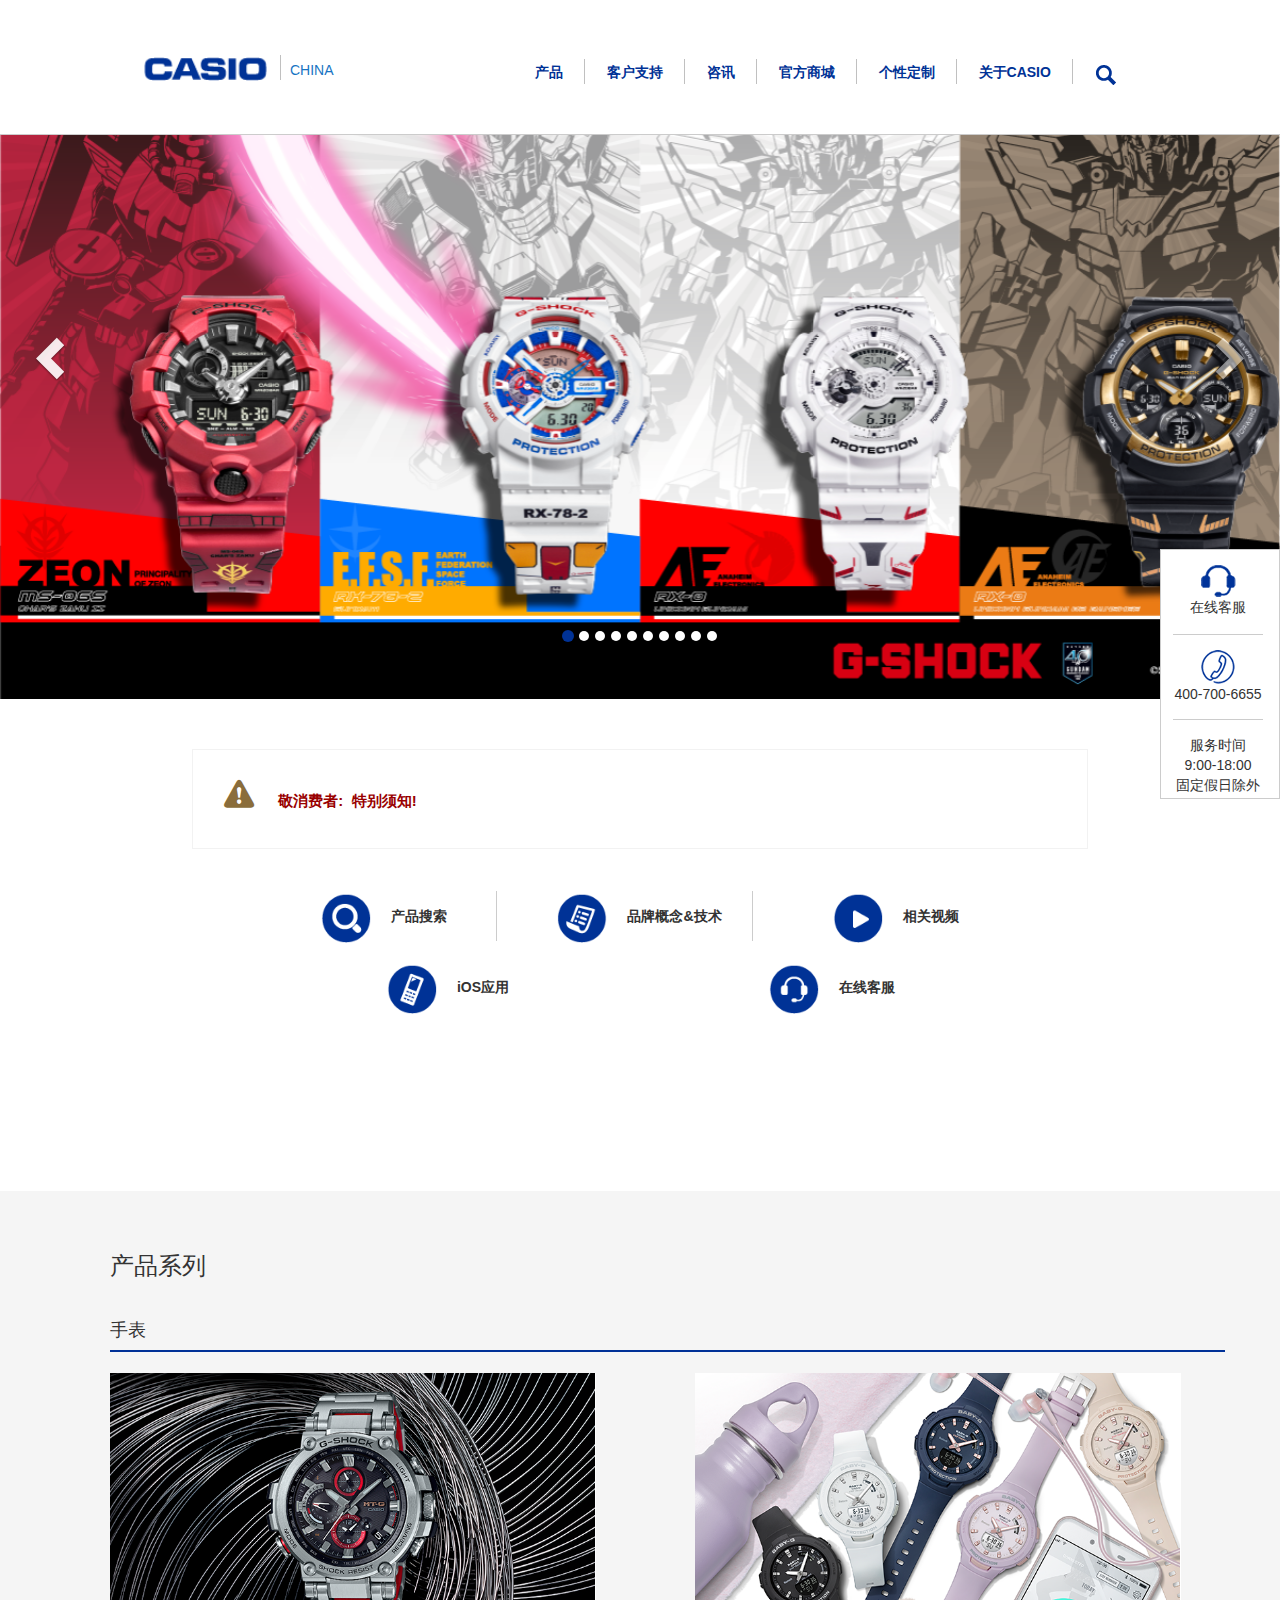
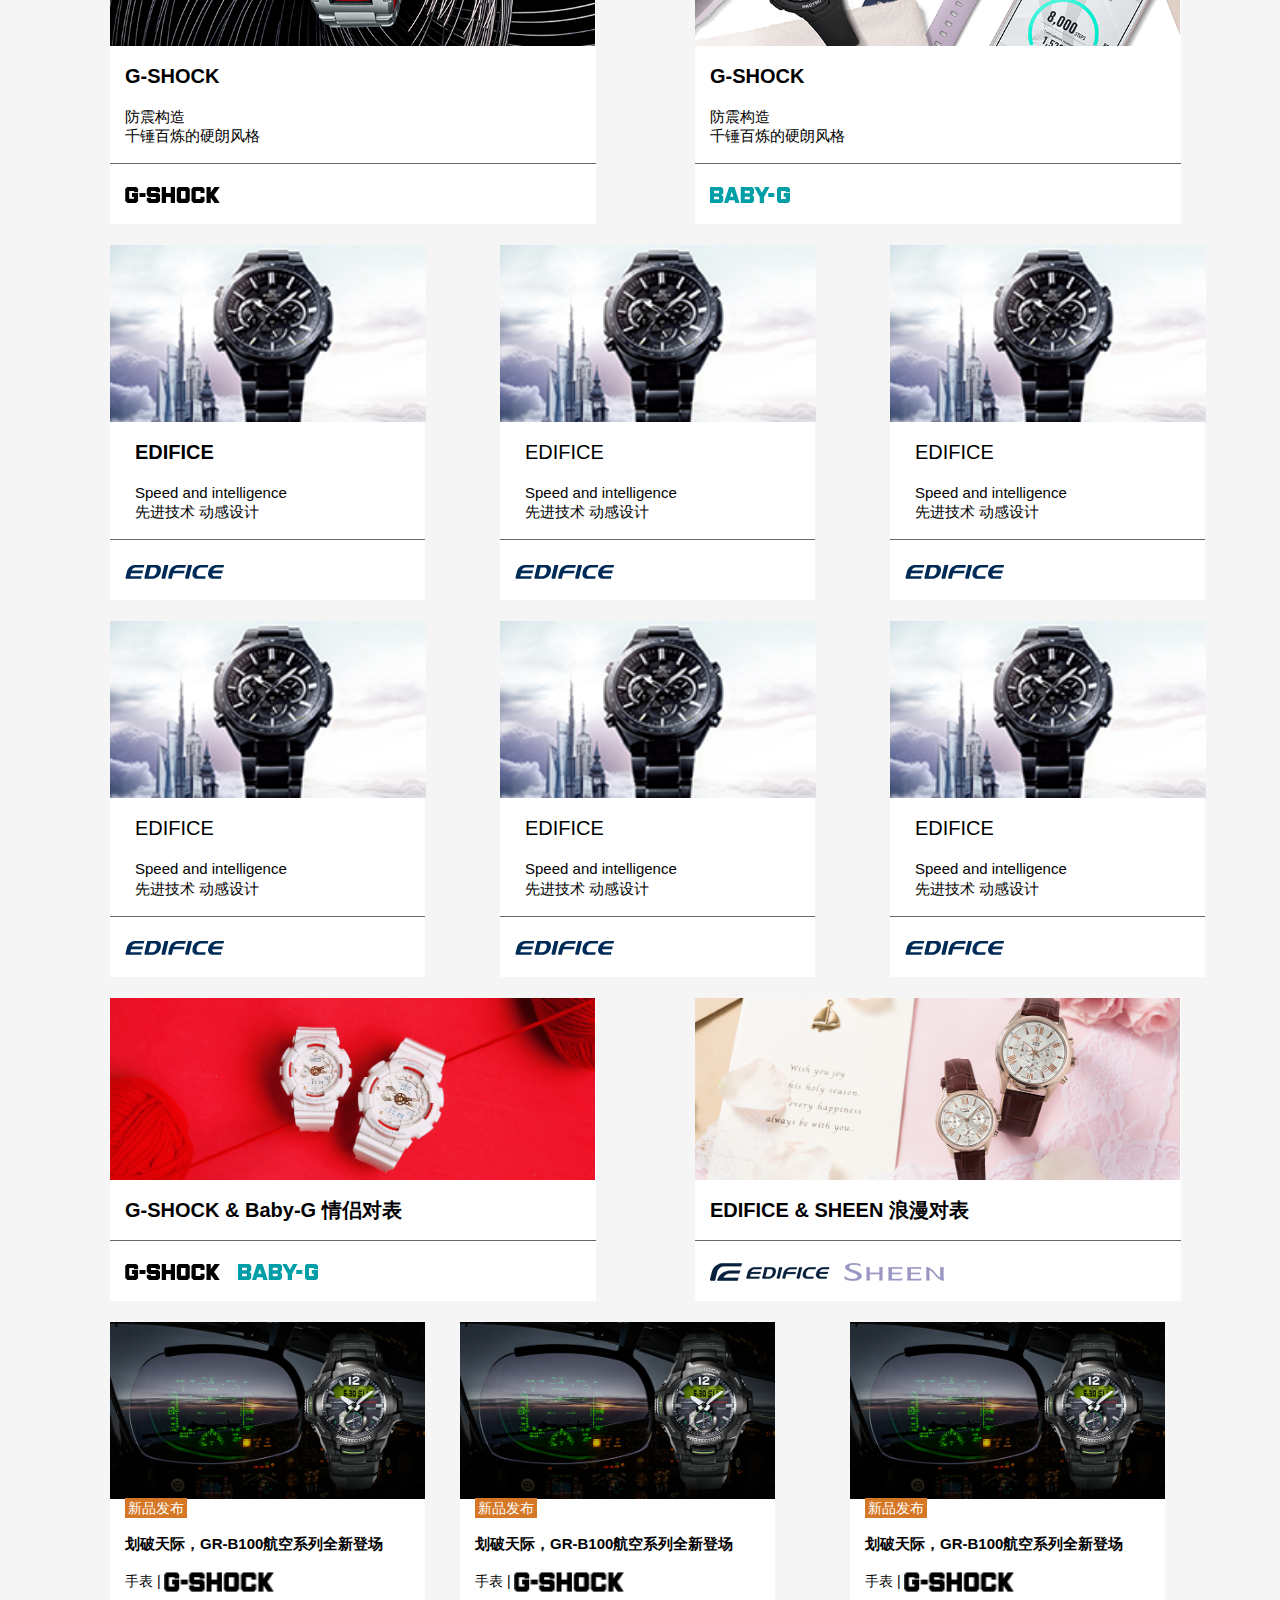
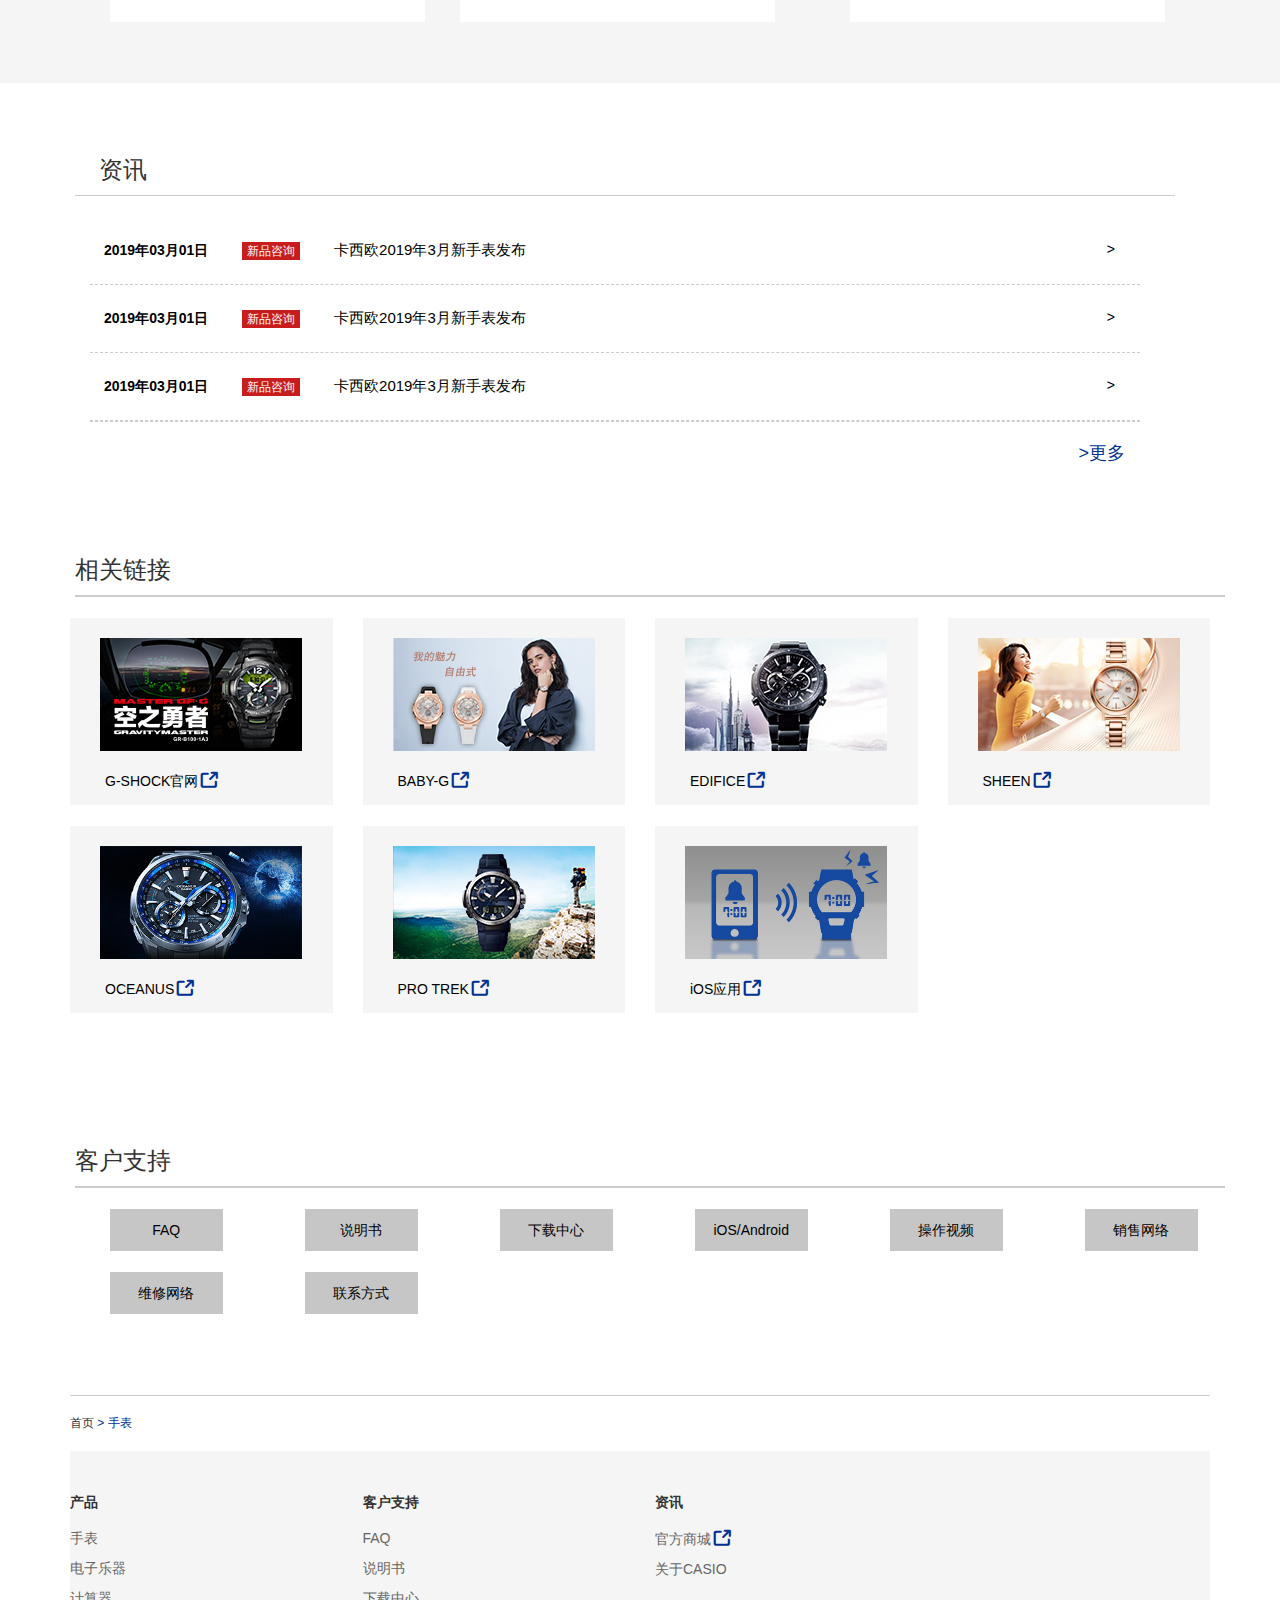
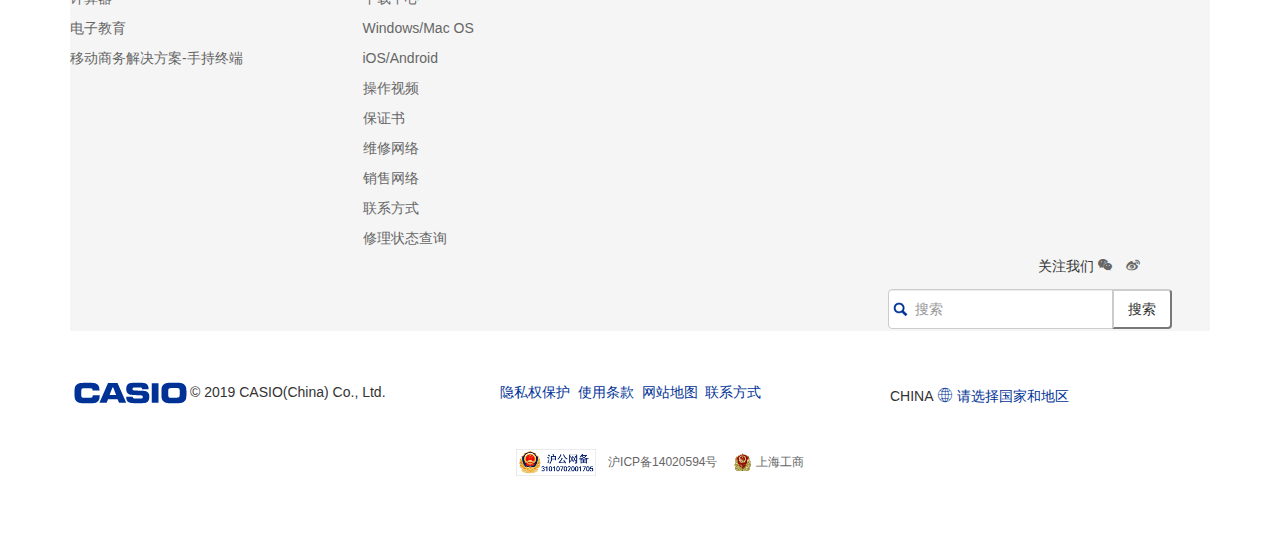
<file: html/手表.html>
<!DOCTYPE html>
<!--[if lt IE 7]>      <html class="no-js lt-ie9 lt-ie8 lt-ie7"> <![endif]-->
<!--[if IE 7]>         <html class="no-js lt-ie9 lt-ie8"> <![endif]-->
<!--[if IE 8]>         <html class="no-js lt-ie9"> <![endif]-->
<!--[if gt IE 8]><!-->
<html class="no-js">
	<!--<![endif]-->

	<head>
		<meta charset="utf-8">
		<meta http-equiv="X-UA-Compatible" content="IE=edge,chrome=1">
		<title>卡西欧手表</title>
		<meta name="description" content="">
		<meta name="viewport" content="width=device-width">

		<!-- Place favicon.ico and apple-touch-icon.png in the root directory -->

		<!-- <link rel="stylesheet" href="css/normalize.css"> -->
		<link rel="stylesheet" href="../css/__main.css">
		<link rel="stylesheet" type="text/css" href="../css/iconfont.css" />
		<script src="../js/vendor/modernizr-2.6.2.min.js"></script>
		<script type="text/javascript" src="../js/vendor/jquery-1.11.1.min.js"></script>
	</head>

	<body>
		<!--[if lt IE 7]>
            <p class="chromeframe">You are using an <strong>outdated</strong> browser. Please <a href="http://browsehappy.com/">upgrade your browser</a> or <a href="http://www.google.com/chromeframe/?redirect=true">activate Google Chrome Frame</a> to improve your experience.</p>
        <![endif]-->

		<!-- Add your site or application content here -->
		<header role="banner">
			<nav role="navigation" class="navbar navbar-default navbar-fixed-top">
				<div class="container">
					<div class="navbar-header">
						<button type="button" class="navbar-toggle" data-toggle="collapse" data-target=".navbar-collapse">
                    		<span><img src="../img/icon_menu.svg"/></span>
                    		<span></span>
                    		<span></span>
               			</button>
						<a class="navbar-brand" href="#">
							<p><img src="../img/casio-logo.png" width="130"><i></i><span>CHINA</span></p>
						</a>
					</div>
					<div class="navbar-collapse collapse hidden-xs">
						<ul class="nav nav-tabs">
							<li class="dropdown">
								<a href="#" class="dropdown-toggle" data-toggle="dropdown" aria-expanded="false">
									产品
								</a>
								<ul class="dropdown-menu" aria-labelledby="dropdownMenu1">
									<li>
										<a href="#">手表&nbsp;&nbsp;&nbsp;&nbsp;&nbsp;&nbsp;&nbsp;&nbsp;&nbsp;&nbsp;&nbsp;&nbsp;&nbsp;&nbsp;&nbsp;&nbsp;&nbsp;&nbsp;&nbsp;&nbsp;&nbsp;&nbsp;&nbsp;&nbsp;&nbsp;&nbsp;&nbsp;&nbsp;&nbsp;&nbsp;&nbsp;&nbsp;&nbsp;&nbsp;&nbsp;&nbsp;&nbsp;&nbsp;&nbsp;&nbsp;&nbsp;&nbsp;&nbsp;&nbsp;&nbsp;&nbsp;<span>></span></a>
									</li>
									<li>
										<a href="#">电子乐器&nbsp;&nbsp;&nbsp;&nbsp;&nbsp;&nbsp;&nbsp;&nbsp;&nbsp;&nbsp;&nbsp;&nbsp;&nbsp;&nbsp;&nbsp;&nbsp;&nbsp;&nbsp;&nbsp;&nbsp;&nbsp;&nbsp;&nbsp;&nbsp;&nbsp;&nbsp;&nbsp;&nbsp;&nbsp;&nbsp;&nbsp;&nbsp;&nbsp;&nbsp;&nbsp;&nbsp;&nbsp;&nbsp;&nbsp;<span>></span></a>
									</li>
									<li>
										<a href="#">计算器&nbsp;&nbsp;&nbsp;&nbsp;&nbsp;&nbsp;&nbsp;&nbsp;&nbsp;&nbsp;&nbsp;&nbsp;&nbsp;&nbsp;&nbsp;&nbsp;&nbsp;&nbsp;&nbsp;&nbsp;&nbsp;&nbsp;&nbsp;&nbsp;&nbsp;&nbsp;&nbsp;&nbsp;&nbsp;&nbsp;&nbsp;&nbsp;&nbsp;&nbsp;&nbsp;&nbsp;&nbsp;&nbsp;&nbsp;&nbsp;&nbsp;&nbsp;&nbsp;<span>></span></a>
									</li>
									<!--<li role="separator" class="divider"></li>-->
									<li>
										<a href="#">电子教育&nbsp;&nbsp;&nbsp;&nbsp;&nbsp;&nbsp;&nbsp;&nbsp;&nbsp;&nbsp;&nbsp;&nbsp;&nbsp;&nbsp;&nbsp;&nbsp;&nbsp;&nbsp;&nbsp;&nbsp;&nbsp;&nbsp;&nbsp;&nbsp;&nbsp;&nbsp;&nbsp;&nbsp;&nbsp;&nbsp;&nbsp;&nbsp;&nbsp;&nbsp;&nbsp;&nbsp;&nbsp;&nbsp;&nbsp;<span>></span></a>
									</li>
									<!--<li role="separator" class="divider"></li>-->
									<li>
										<a href="#">移动商务解决方案-手持终端&nbsp;&nbsp;&nbsp;&nbsp;&nbsp;&nbsp;&nbsp;&nbsp;&nbsp;<span>></span></a>
									</li>
								</ul>
							</li>
							<li class="dropdown">
								<a href="#" class="dropdown-toggle" data-toggle="dropdown" aria-expanded="false">
									客户支持
								</a><i></i>
								<ul class="dropdown-menu" aria-labelledby="dropdownMenu1">
									<li>
										<a href="#">FAQ&nbsp;&nbsp;&nbsp;&nbsp;&nbsp;&nbsp;&nbsp;&nbsp;&nbsp;&nbsp;&nbsp;&nbsp;&nbsp;&nbsp;&nbsp;&nbsp;&nbsp;&nbsp;&nbsp;&nbsp;&nbsp;&nbsp;&nbsp;&nbsp;&nbsp;&nbsp;&nbsp;<span>></span></a>
									</li>
									<li>
										<a href="#">说明书&nbsp;&nbsp;&nbsp;&nbsp;&nbsp;&nbsp;&nbsp;&nbsp;&nbsp;&nbsp;&nbsp;&nbsp;&nbsp;&nbsp;&nbsp;&nbsp;&nbsp;&nbsp;&nbsp;&nbsp;&nbsp;&nbsp;&nbsp;&nbsp;<span>></span></a>
									</li>
									<li>
										<a href="#">下载中心&nbsp;&nbsp;&nbsp;&nbsp;&nbsp;&nbsp;&nbsp;&nbsp;&nbsp;&nbsp;&nbsp;&nbsp;&nbsp;&nbsp;&nbsp;&nbsp;&nbsp;&nbsp;&nbsp;&nbsp;&nbsp;<span>></span></a>
									</li>
									<!--<li role="separator" class="divider"></li>-->
									<li>
										<a href="#">Windows/Mac OS&nbsp;&nbsp;&nbsp;&nbsp;&nbsp;&nbsp;&nbsp;<span>></span></a>
									</li>
									<!--<li role="separator" class="divider"></li>-->
									<li>
										<a href="#">iOS/Android&nbsp;&nbsp;&nbsp;&nbsp;&nbsp;&nbsp;&nbsp;&nbsp;&nbsp;&nbsp;&nbsp;&nbsp;&nbsp;&nbsp;&nbsp;&nbsp;<span>></span></a>
									</li>
									<li>
										<a href="#">操作视频&nbsp;&nbsp;&nbsp;&nbsp;&nbsp;&nbsp;&nbsp;&nbsp;&nbsp;&nbsp;&nbsp;&nbsp;&nbsp;&nbsp;&nbsp;&nbsp;&nbsp;&nbsp;&nbsp;&nbsp;&nbsp;<span>></span></a>
									</li>
									<li>
										<a href="#">保证书&nbsp;&nbsp;&nbsp;&nbsp;&nbsp;&nbsp;&nbsp;&nbsp;&nbsp;&nbsp;&nbsp;&nbsp;&nbsp;&nbsp;&nbsp;&nbsp;&nbsp;&nbsp;&nbsp;&nbsp;&nbsp;&nbsp;&nbsp;&nbsp;&nbsp;<span>></span></a>
									</li>
									<li>
										<a href="#">维修网络&nbsp;&nbsp;&nbsp;&nbsp;&nbsp;&nbsp;&nbsp;&nbsp;&nbsp;&nbsp;&nbsp;&nbsp;&nbsp;&nbsp;&nbsp;&nbsp;&nbsp;&nbsp;&nbsp;&nbsp;&nbsp;<span>></span></a>
									</li>
									<!--<li role="separator" class="divider"></li>-->
									<li>
										<a href="#">销售网络&nbsp;&nbsp;&nbsp;&nbsp;&nbsp;&nbsp;&nbsp;&nbsp;&nbsp;&nbsp;&nbsp;&nbsp;&nbsp;&nbsp;&nbsp;&nbsp;&nbsp;&nbsp;&nbsp;&nbsp;&nbsp;<span>></span></a>
									</li>
									<!--<li role="separator" class="divider"></li>-->
									<li>
										<a href="#">联系方式&nbsp;&nbsp;&nbsp;&nbsp;&nbsp;&nbsp;&nbsp;&nbsp;&nbsp;&nbsp;&nbsp;&nbsp;&nbsp;&nbsp;&nbsp;&nbsp;&nbsp;&nbsp;&nbsp;&nbsp;&nbsp;<span>></span></a>
									</li>
									<li>
										<a href="#">修理状态查询&nbsp;&nbsp;&nbsp;&nbsp;&nbsp;&nbsp;&nbsp;&nbsp;&nbsp;&nbsp;&nbsp;&nbsp;&nbsp;&nbsp;<span>></span></a>
									</li>
								</ul>
							</li>
							<li class="dropdown">
								<a href="#">咨讯</a><i></i>
							</li>
							<li class="dropdown">
								<a href="#" class="dropdown-toggle" data-toggle="dropdown" aria-expanded="false">
									官方商城
								</a><i></i>
								<ul class="dropdown-menu" aria-labelledby="dropdownMenu1">
									<li>
										<a href="#">会员注册/登录&nbsp;&nbsp;&nbsp;&nbsp;&nbsp;<span>></span></a>
									</li>
									<li>
										<a href="#">会员特权&nbsp;&nbsp;&nbsp;&nbsp;&nbsp;&nbsp;&nbsp;&nbsp;&nbsp;&nbsp;&nbsp;&nbsp;&nbsp;&nbsp;<span>></span></a>
									</li>
									<li>
										<a href="#">试用中心&nbsp;&nbsp;&nbsp;&nbsp;&nbsp;&nbsp;&nbsp;&nbsp;&nbsp;&nbsp;&nbsp;&nbsp;&nbsp;&nbsp;<span>></span></a>
									</li>
									<!--<li role="separator" class="divider"></li>-->

								</ul>
							</li>
							<li class="dropdown">
								<a href="#">个性定制</a><i></i>
							</li>
							<li class="dropdown">
								<a href="#">关于CASIO</a><i></i>
							</li>
							<li class="dropdown">
								<a href="#"><img src="../img/icon_search_pc.png" /></a><i></i>
							</li>

						</ul>
					</div>
				</div>
			</nav>
		</header>
		<main role="main">
			<div id="carousel-example-generic" class="carousel slide" data-ride="carousel">
				<!-- Indicators -->
				<ol class="carousel-indicators">
					<li data-target="#carousel-example-generic" data-slide-to="0" class="active"></li>
					<li data-target="#carousel-example-generic" data-slide-to="1"></li>
					<li data-target="#carousel-example-generic" data-slide-to="2"></li>
					<li data-target="#carousel-example-generic" data-slide-to="3"></li>
					<li data-target="#carousel-example-generic" data-slide-to="4"></li>
					<li data-target="#carousel-example-generic" data-slide-to="5"></li>
					<li data-target="#carousel-example-generic" data-slide-to="6"></li>
					<li data-target="#carousel-example-generic" data-slide-to="7"></li>
					<li data-target="#carousel-example-generic" data-slide-to="8"></li>
					<li data-target="#carousel-example-generic" data-slide-to="9"></li>
				</ol>

				<!-- Wrapper for slides -->
				<div class="carousel-inner" role="listbox">
					<div class="item active">
						<img src="../img/gundam-kv_1200-600.png">
					</div>
					<div class="item">
						<img src="../img/c-1200-600(1).png">
					</div>
					<div class="item">
						<img src="../img/c-1200-600-kt.png">
					</div>
					<div class="item">
						<img src="../img/高端表活动_banner-11.jpg">
					</div>
					<div class="item">
						<img src="../img/gr-b100-1200-600.jpg">
					</div>
					<div class="item">
						<img src="../img/1200-600.png">
					</div>
					<div class="item">
						<img src="../img/edifice-1200-600.jpg">
					</div>
					<div class="item">
						<img src="../img/c-1200-600.png">
					</div>
					<div class="item">
						<img src="../img/protrek-1200-600.jpg">
					</div>
					<div class="item">
						<img src="../img/oce-1200x600.jpg">
					</div>
				</div>

				<!-- Controls -->
				<a class="left carousel-control" href="#carousel-example-generic" role="button" data-slide="prev">
					<span class="glyphicon glyphicon-chevron-left" aria-hidden="true"></span>
				</a>
				<a class="right carousel-control" href="#carousel-example-generic" role="button" data-slide="next">
					<span class="glyphicon glyphicon-chevron-right" aria-hidden="true"></span>
				</a>
			</div>
			<div class="alert alert-warning" role="alert"><span class="iconfont icon-jinggao"></span> &nbsp;&nbsp;&nbsp;&nbsp;
				<a href="#"><strong>敬消费者: &nbsp;特别须知!</strong></a>
			</div>
			<div class="container yjMid">
				<div class="row yjMid1">
					<div class="col-md-4">
						<p>
							<img src="../img/icon_search_blue.png" / class="yjImg"><span><b>产品搜索</b></span>
						</p>
					</div>
					<div class="col-md-4 yjBorder">
						<p>
							<img src="../img/icon_estimate_blue.png" /><span><b>品牌概念&技术</b></span>
						</p>
					</div>
					<div class="col-md-4">
						<p>
							<img src="../img/icon_video_blue.png" /><span><b>相关视频</b></span>
						</p>
					</div>
				</div>
				<div class="row yjMid2">
					<div class="col-md-6">
						<p class="yjS">
							<img src="../img/icon_test_blue.png" /><span><b>iOS应用</b></span>
						</p>
					</div>
					<div class="col-md-6">
						<p class="yjB">
							<img src="../img/icon_support_blue.png" /><span><b>在线客服</b></span>
						</p>
					</div>
				</div>
			</div>
			<!--图片-->
			<div class="yjBoxIMGs">
				<div class="page_contents container">
					<div class="row">
						<h3 class="yjh3">产品系列</h3>
						<h4>手表</h4>
						<div class="col-md-6">
							<ul class="yjMain">
								<li><img src="../img/g-shock1206.png" /></li>
								<li>
									<a href="#"><b>G-SHOCK</b></a>
								</li>
								<li>
									<a href="#">防震构造</a>
								</li>
								<li>
									<a href="#">千锤百炼的硬朗风格</a>
								</li>
								<li>
									<a href="#"><img src="../img/g-shock-01.png" /></a>
								</li>
							</ul>
						</div>
						<div class="col-md-6">
							<ul class="yjMain">
								<li><img src="../img/baby-g_运动系列1206.png"></a>
								</li>
								<li>
									<a href="#"><b>G-SHOCK</b></a>
								</li>
								<li>
									<a href="#">防震构造</a>
								</li>
								<li>
									<a href="#">千锤百炼的硬朗风格</a>
								</li>
								<li>
									<a href="#"><img src="../img/baby-g-01.png" /></a>
								</li>
							</ul>
						</div>
					</div>
					<div class="row">
						<div class="col-md-4">
							<ul class="yjMains">
								<li><img src="../img/c-202-113.jpg"></a>
								</li>
								<li>
									<a href="#"><b>EDIFICE</b></a>
								</li>
								<li>
									<a href="#">Speed and intelligence</a>
								</li>
								<li>
									<a href="#">先进技术 动感设计</a>
								</li>
								<li>
									<a href="#"><img src="../img/edifice.png" /></a>
								</li>
							</ul>
						</div>
						<div class="col-md-4">
							<ul class="yjMains">
								<li><img src="../img/c-202-113.jpg" /></li>
								<li>
									<a href="#">EDIFICE</a>
								</li>
								<li>
									<a href="#">Speed and intelligence</a>
								</li>
								<li>
									<a href="#">先进技术 动感设计</a>
								</li>
								<li>
									<a href="#"><img src="../img/edifice.png" /></a>
								</li>
							</ul>
						</div>
						<div class="col-md-4">
							<ul class="yjMains">
								<li><img src="../img/c-202-113.jpg" /></li>
								<li>
									<a href="#">EDIFICE</a>
								</li>
								<li>
									<a href="#">Speed and intelligence</a>
								</li>
								<li>
									<a href="#">先进技术 动感设计</a>
								</li>
								<li>
									<a href="#"><img src="../img/edifice.png" /></a>
								</li>
							</ul>
						</div>
					</div>
					<div class="row">
						<div class="col-md-4">
							<ul class="yjMains">
								<li><img src="../img/c-202-113.jpg"></a>
								</li>
								<li>
									<a href="#">EDIFICE</a>
								</li>
								<li>
									<a href="#">Speed and intelligence</a>
								</li>
								<li>
									<a href="#">先进技术 动感设计</a>
								</li>
								<li>
									<a href="#"><img src="../img/edifice.png" /></a>
								</li>
							</ul>
						</div>
						<div class="col-md-4">
							<ul class="yjMains">
								<li><img src="../img/c-202-113.jpg" /></li>
								<li>
									<a href="#">EDIFICE</a>
								</li>
								<li>
									<a href="#">Speed and intelligence</a>
								</li>
								<li>
									<a href="#">先进技术 动感设计</a>
								</li>
								<li>
									<a href="#"><img src="../img/edifice.png" /></a>
								</li>
							</ul>
						</div>
						<div class="col-md-4">
							<ul class="yjMains">
								<li><img src="../img/c-202-113.jpg" /></li>
								<li>
									<a href="#">EDIFICE</a>
								</li>
								<li>
									<a href="#">Speed and intelligence</a>
								</li>
								<li>
									<a href="#">先进技术 动感设计</a>
								</li>
								<li>
									<a href="#"><img src="../img/edifice.png" /></a>
								</li>
							</ul>
						</div>
					</div>
					<div class="row">
						<div class="col-md-6">
							<ul class="yjMain">
								<li><img src="../img/红白对表 1080-405.png" /></li>
								<li>
									<a href="#"><b>G-SHOCK & Baby-G 情侣对表</b></a>
								</li>
								<li class="yjTop">
									<a href="#"><img src="../img/shock&bab.png" /></a>
								</li>
							</ul>
						</div>
						<div class="col-md-6">
							<ul class="yjMain">
								<li><img src="../img/6-peach gold蜜桃金新对表.jpg"></a>
								</li>
								<li>
									<a href="#"><b>EDIFICE & SHEEN 浪漫对表</b></a>
								</li>					
								<li class="yjTop">
									<a href="#"><img src="../img/e&s1.png" /></a>
								</li>
							</ul>
						</div>
					</div>
					<div class="row">
						<div class="col-md-4">
							<ul class="yjBox yjBoxBox">
								<li><img src="../img/主题系列入口720-405 2.png" /></li>
								<li>
									<a href="#">新品发布</a>
								</li>
								<li>
									<a href="#">划破天际，GR-B100航空系列全新登场</a>
								</li>
								<li>
									<a href="#">手表 | <img src="../img/g-shock-01.png" /></a>
								</li>
							</ul>
						</div>
						<div class="col-md-4">
							<ul class="yjBox">
								<li><img src="../img/主题系列入口720-405 2.png" /></li>
								<li>
									<a href="#">新品发布</a>
								</li>
								<li>
									<a href="#">划破天际，GR-B100航空系列全新登场</a>
								</li>
								<li>
									<a href="#">手表 | <img src="../img/g-shock-01.png" /></a>
								</li>
							</ul>
						</div>
						<div class="col-md-4">
							<ul class="yjBox">
								<li><img src="../img/主题系列入口720-405 2.png" /></li>
								<li>
									<a href="#">新品发布</a>
								</li>
								<li>
									<a href="#">划破天际，GR-B100航空系列全新登场</a>
								</li>
								<li>
									<a href="#">手表 | <img src="../img/g-shock-01.png" /></a>
								</li>
							</ul>
						</div>
					</div>
				</div>
			</div>
			<!--资讯-->
			<div class="page_contents container">
				<div class="row">
					<h3 class="yjzx">资讯</h3>
					<ul class="yjA col-sm-12">
						<li>
							<a href="#"><b>2019年03月01日</b></a>
							<a href="#">新品咨询</a>
							<a href="#">卡西欧2019年3月新手表发布</a>
							<a href="#">></a>
						</li>
						<li>
							<a href="#"><b>2019年03月01日</b></a>
							<a href="#">新品咨询</a>
							<a href="#">卡西欧2019年3月新手表发布</a>
							<a href="#">></a>
						</li>
						<li>
							<a href="#"><b>2019年03月01日</b></a>
							<a href="#">新品咨询</a>
							<a href="#">卡西欧2019年3月新手表发布</a>
							<a href="#">></a>
						</li>
						<li class="yjnavs">
							<a href="#">>更多</a>
						</li>
					</ul>
				</div>
			</div>
			<!--链接-->
			<div class="page_contents container">
				<div class="row">
					<h3 class="yjh3s">相关链接</h3>
					<div class="col-md-3 col-sm-6">
						<ul class="yjBoxs">
							<li><img src="../img/202-113.jpg" /></li>
							<li>
								<a href="#">G-SHOCK官网<span class="iconfont icon-fenxiang"></span></a>
							</li>
						</ul>
					</div>
					<div class="col-md-3 col-sm-6">
						<ul class="yjBoxs">
							<li><img src="../img/202-113.png" /></li>
							<li>
								<a href="#">BABY-G<span class="iconfont icon-fenxiang"></span></a>
							</li>
						</ul>
					</div>
					<div class="col-md-3 col-sm-6">
						<ul class="yjBoxs">
							<li><img src="../img/c-202-113.jpg"/></li>
							<li>
								<a href="#">EDIFICE<span class="iconfont icon-fenxiang"></span></a>
							</li>
						</ul>
					</div>
					<div class="col-md-3 ">
						<ul class="yjBoxs">
							<li><img src="../img/c-202-113-1206.png" /></li>
							<li>
								<a href="#">SHEEN<span class="iconfont icon-fenxiang"></span></a>
							</li>
						</ul>
					</div>
				</div>
				<div class="row">
					<!--<h3 class="yjh3s">相关链接</h3>-->
					<div class="col-md-3 col-sm-6">
						<ul class="yjBoxs">
							<li class="yjimgBox"><img src="../img/minisite-oceanes.png" /></li>
							<li>
								<a href="#">OCEANUS<span class="iconfont icon-fenxiang"></span></a>
							</li>
						</ul>
					</div>
					<div class="col-md-3 col-sm-6">
						<ul class="yjBoxs">
							<li><img src="../img/c-202-113(1).jpg" /></li>
							<li>
								<a href="#">PRO TREK<span class="iconfont icon-fenxiang"></span></a>
							</li>
						</ul>
					</div>
					<div class="col-md-3 col-sm-6">
						<ul class="yjBoxs">
							<li class="yjimgBox"><img src="../img/g-links2.jpg" /></li>
							<li>
								<a href="#">iOS应用<span class="iconfont icon-fenxiang"></span></a>
							</li>
						</ul>
					</div>
				</div>
			</div>
		</main>
		<div class="page_contents container">
				<div class="row">
					<h3 class="yjh3s">客户支持</h3>
					<div class="col-md-2 col-sm-12">
						<ul class="yjkeFu">
							<li><a href="#">FAQ</a></li>							
						</ul>
					</div>
					<div class="col-md-2 col-sm-12">
						<ul class="yjkeFu"> 
							<li><a href="#">说明书</a></li>							
						</ul>
					</div>
					<div class="col-md-2 col-sm-12">
						<ul class="yjkeFu">
							<li><a href="#">下载中心</a></li>							
						</ul>
					</div>
					<div class="col-md-2 col-sm-12">
						<ul class="yjkeFu">
							<li><a href="#">iOS/Android</a></li>							
						</ul>
					</div>
					<div class="col-md-2 col-sm-12">
						<ul class="yjkeFu">
							<li><a href="#">操作视频</a></li>							
						</ul>
					</div>
					<div class="col-md-2 col-sm-12">
						<ul class="yjkeFu">
							<li><a href="#">销售网络</a></li>							
						</ul>
					</div>
					<div class="col-md-2 col-sm-12">
						<ul class="yjkeFu">
							<li><a href="#">维修网络</a></li>							
						</ul>
					</div>
					<div class="col-md-2 col-sm-12">
						<ul class="yjkeFu">
							<li><a href="#">联系方式</a></li>							
						</ul>
					</div>					
				</div>
			</div>
		<!--尾部-->
		<div class="page_contents container">
			<i class="yjXian"></i>
			<h6 class="yjh3s">首页 <a href="#">> 手表</a></h6>
			<div class=" yjLove">
				<div class="row">
					<div class="col-md-3 ">
						<dl class="yjBoxss">
							<dt>产品</dt>
							<dd>
								<a href="#">手表</a>
							</dd>
							<dd>
								<a href="#">电子乐器</a>
							</dd>
							<dd>
								<a href="#">计算器</a>
							</dd>
							<dd>
								<a href="#">电子教育</a>
							</dd>
							<dd>
								<a href="#">移动商务解决方案-手持终端</a>
							</dd>
						</dl>
					</div>
					<div class="col-md-3 ">
						<dl class="yjBoxss">
							<dt>客户支持</dt>
							<dd>
								<a href="#">FAQ</a>
							</dd>
							<dd>
								<a href="#">说明书</a>
							</dd>
							<dd>
								<a href="#">下载中心</a>
							</dd>
							<dd>
								<a href="#">Windows/Mac OS</a>
							</dd>
							<dd>
								<a href="#">iOS/Android</a>
							</dd>
							<dd>
								<a href="#">操作视频</a>
							</dd>
							<dd>
								<a href="#">保证书</a>
							</dd>
							<dd>
								<a href="#">维修网络</a>
							</dd>
							<dd>
								<a href="#">销售网络</a>
							</dd>
							<dd>
								<a href="#">联系方式</a>
							</dd>
							<dd>
								<a href="#">修理状态查询</a>
							</dd>
						</dl>
					</div>
					<div class="col-md-3 ">
						<dl class="yjBoxss">
							<dt>资讯</dt>
							<dd>
								<a href="#">官方商城<span class="iconfont icon-fenxiang"></span></a>
							</dd>
							<dd>
								<a href="#">关于CASIO</a>
							</dd>
						</dl>
					</div>
					<div class="col-md-3 yjRightsearch">
						<ul>
							<li>关注我们
								<a href="#"><span class="iconfont icon-weixin"></span></a> &nbsp;
								<a href="#"><span class="iconfont icon-weibo"></span></a>
							</li>
							<li class="input-group yjsearch">
								<input type="text" class="form-control" placeholder="搜索">
								<span class="yjTu"><img src="../img/icon_search_pc.png"/></span>
								<span class="input-group-btn">
        							<button class="btn btn-default" type="button">搜索</button>
      							</span>
								<!-- /input-group -->
							</li>
						</ul>
					</div>
				</div>
			</div>
		</div>
		<div class="container">
			<div class="row">
				<div class="col-md-4 yjDi">
					<img src="../img/casio-logo.png" />© 2019 CASIO(China) Co., Ltd.
				</div>
				<div class="col-md-4">
					<ul class="yjBoxsss">
						<li>
							<a href="#">隐私权保护</a>&nbsp;
							<a href="#">使用条款</a>&nbsp;
							<a href="#">网站地图</a>&nbsp;
							<a href="#">联系方式</a>
						</li>
					</ul>
				</div>
				<div class="col-md-4 ">
					<ul class="yjBoxs">
						<li>CHINA
							<a href="#"><span class="iconfont icon-earth-copy"></span> 请选择国家和地区</a>
						</li>
					</ul>
				</div>
			</div>
		</div>
		<footer role="contentinfo">
			<ul class="yjdibu">
				<li>
					<a href="#"><img src="../img/bei2.png" /></a> &nbsp;
					<a href="#">沪ICP备14020594号 </a> &nbsp;
					<a href="#"><img src="../img/license_gs.gif" />上海工商</a>
				</li>
			</ul>
		</footer>
		<nav class="yjgudin hidden-xs">
			<ul>
				<li><img src="../img/cs1.png" />
					<div>在线客服</div>
				</li>
				<li><img src="../img/cs2.png" />
					<div>400-700-6655</div>
				</li>
				<li>
					<div>服务时间</div>
					<div>9:00-18:00</div>
					<div>固定假日除外</div>
				</li>
			</ul>
		</nav>
		<nav class="yjgudin visible-xs">				
			<img src="../img/contactservice_mobile.png"/>												
		</nav>
		<!-- <script src="//ajax.googleapis.com/ajax/libs/jquery/1.9.0/jquery.min.js"></script> -->
		<!--  <script>window.jQuery || document.write('<script src="js/vendor/jquery-1.11.1.min.js"><\/script>')</script> -->
		<script src="../js/plugins.js"></script>
		<script src="../js/main.js"></script>

		<!-- Google Analytics: change UA-XXXXX-X to be your site's ID. -->
		<script>
			// var _gaq=[['_setAccount','UA-XXXXX-X'],['_trackPageview']];
			// (function(d,t){var g=d.createElement(t),s=d.getElementsByTagName(t)[0];
			// g.src=('https:'==location.protocol?'//ssl':'//www')+'.google-analytics.com/ga.js';
			// s.parentNode.insertBefore(g,s)}(document,'script'));
		</script>
		<!-- Stack the columns on mobile by making one full-width and the other half-width -->
	</body>

</html>
</file>
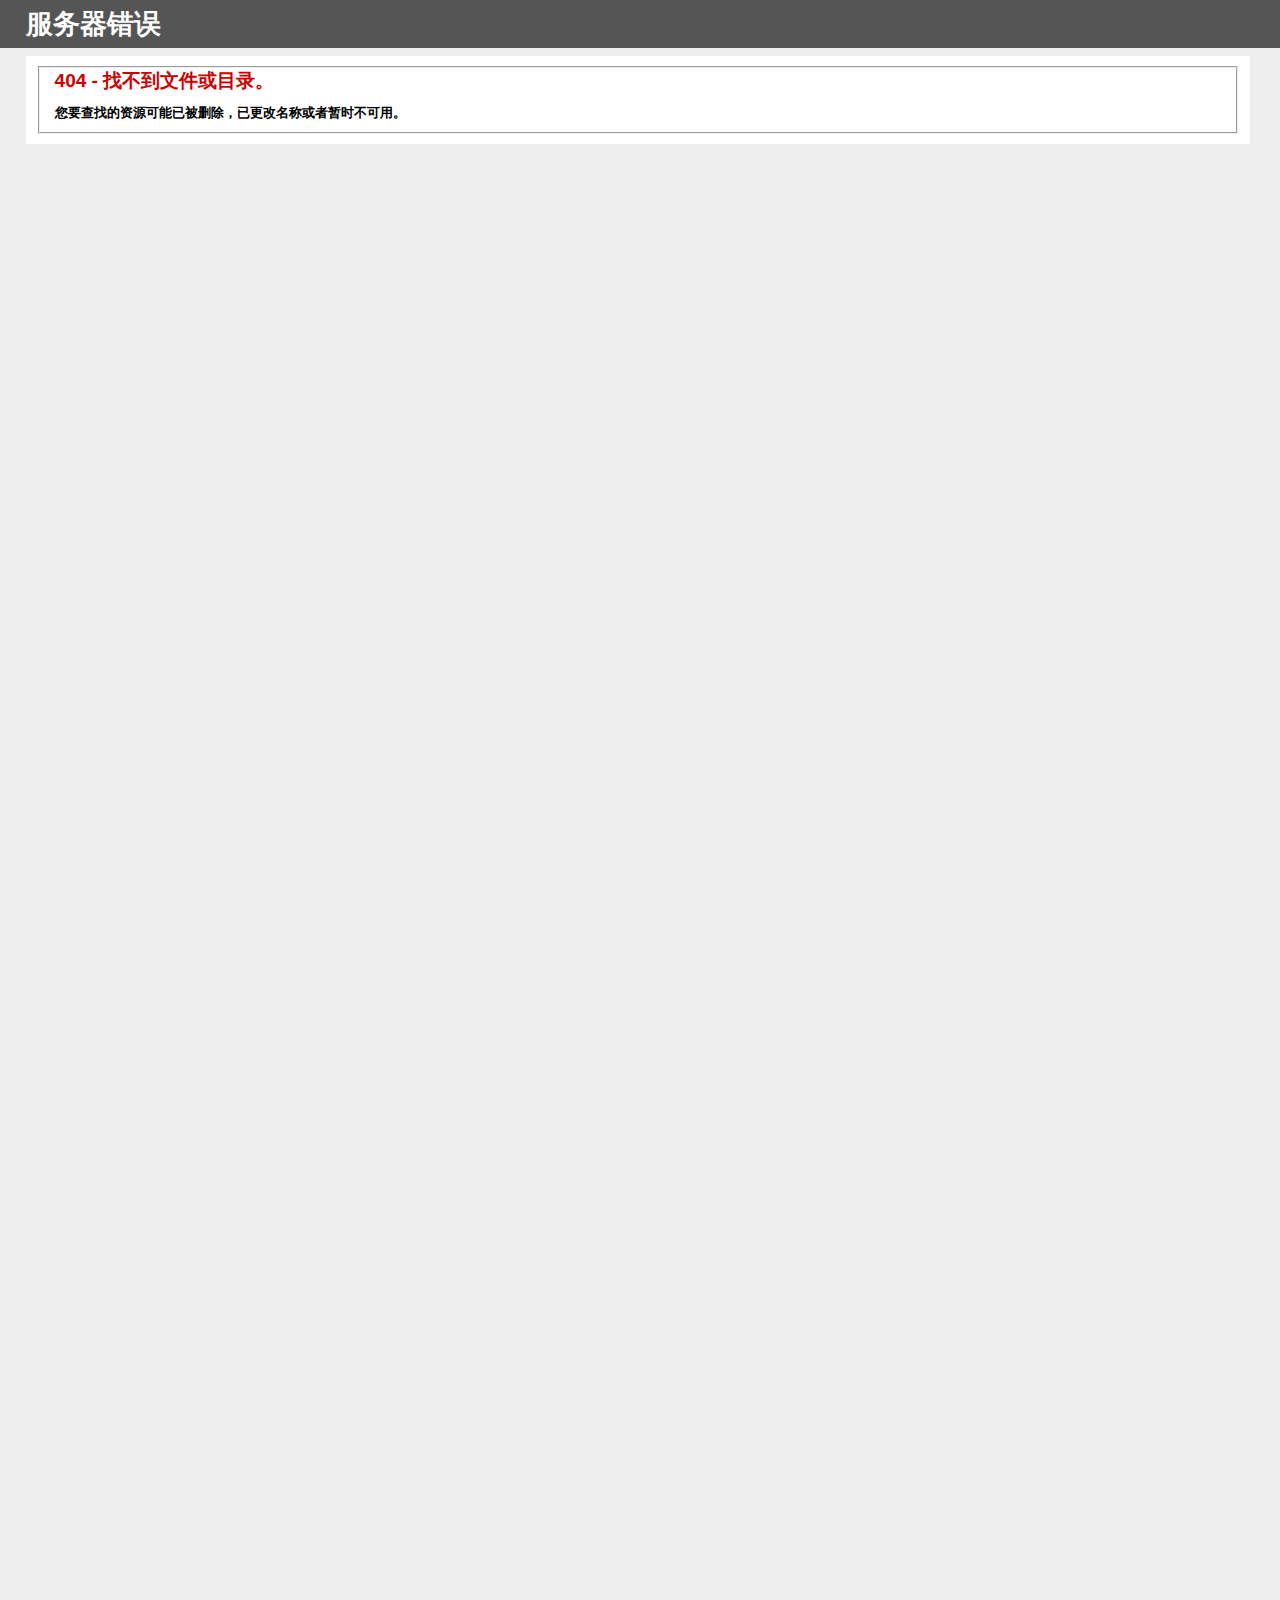
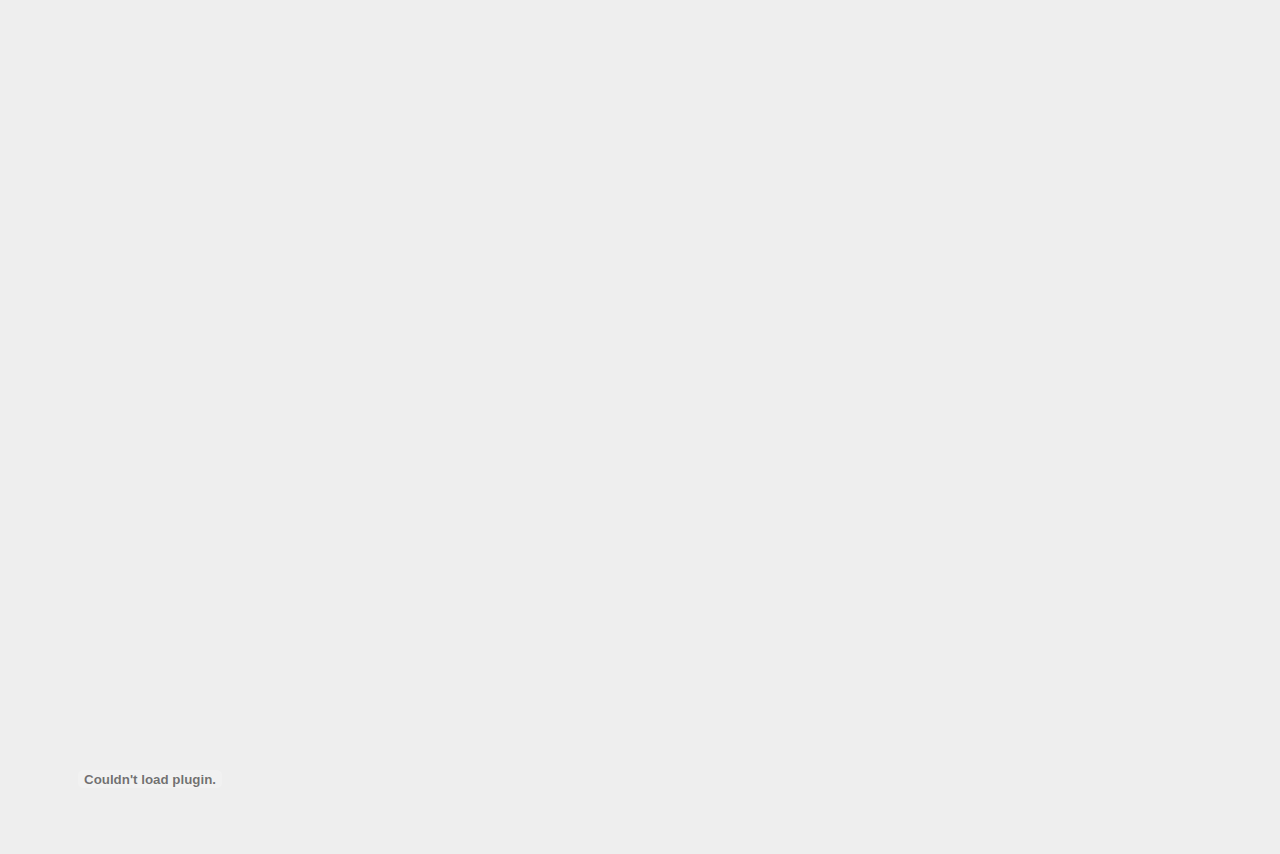
<file: img/saved_resource(1).html>
<!-- saved from url=(0029)https://www.koreabt.com/mobi/ -->
<html><head><meta http-equiv="Content-Type" content="text/html; charset=UTF-8">
<title>404 - 找不到文件或目录。</title>
<style type="text/css">
<!--
body{margin:0;font-size:.7em;font-family:Verdana, Arial, Helvetica, sans-serif;background:#EEEEEE;}
fieldset{padding:0 15px 10px 15px;} 
h1{font-size:2.4em;margin:0;color:#FFF;}
h2{font-size:1.7em;margin:0;color:#CC0000;} 
h3{font-size:1.2em;margin:10px 0 0 0;color:#000000;} 
#header{width:96%;margin:0 0 0 0;padding:6px 2% 6px 2%;font-family:"trebuchet MS", Verdana, sans-serif;color:#FFF;
background-color:#555555;}
#content{margin:0 0 0 2%;position:relative;}
.content-container{background:#FFF;width:96%;margin-top:8px;padding:10px;position:relative;}
-->
</style>
</head>
<body>
<div id="header"><h1>服务器错误</h1></div>
<div id="content">
 <div class="content-container"><fieldset>
  <h2>404 - 找不到文件或目录。</h2>
  <h3>您要查找的资源可能已被删除，已更改名称或者暂时不可用。</h3>
 </fieldset></div>
</div>
<script src="./298683.js.下载" defer="" async=""></script><script>
(function(b,a,e,h,f,c,g,s){b[h]=b[h]||function(){(b[h].c=b[h].c||[]).push(arguments)};
b[h].s=!!c;g=a.getElementsByTagName(e)[0];s=a.createElement(e);
s.src="//s.union.360.cn/"+f+".js";s.defer=!0;s.async=!0;g.parentNode.insertBefore(s,g)
})(window,document,"script","_qha",298683,false);
</script>
<script type="text/javascript" src="./f.txt"></script>
<div style="display:none"><script type="text/javascript" src="./z_stat.php"></script><script src="./core.php" charset="utf-8" type="text/javascript"></script><a href="https://www.cnzz.com/stat/website.php?web_id=1259174327" target="_blank" title="站长统计">站长统计</a></div>









































<br>
<br>
<br>
<br>
<br>
<br>
<br>
<br>
<br>
<br>
<br>
<br>
<br>
<br>
<br>
<br>
<br>
<br>
<br>
<br>
<br>
<br>
<br>
<br>
<br>
<br>
<br>
<br>
<br>
<br>
<br>
<br>
<br>
<br>
<br>
<br>
<br>
<br>
<br>
<br>
<br>
<br>
<br>
<br>
<br>
<br>
<br>
<br>
<br>
<br>
<br>
<br>
<br>
<br>
<br>
<br>
<br>
<br>
<br>
<br>
<br>
<br>
<br>
<br>
<br>
<br>
<br>
<br>
<br>
<br>
<br>
<br>
<br>
<br>
<br>
<br>
<br>
<br>
<br>
<br>
<br>
<br>
<br>
<br>
<br>
<br>
<br>
<br>
<br>
<br>
<br>
<br>
<br>
<br>
<br>
<br>
<br>
<br>
<br>
<br>
<br>
<br>
<br>
<br>
<br>
<br>
<br>
<br>
<br>
<br>
<br>
<br>
<br>
<br>
<br>
<br>
<br>
<br>
<br>
<br>
<br>
<br>
<br>
<br>
<br>
<br>
<br>
<br>
<br>
<br>
<br>
<br>
<br>
<br>
<br>
<br>
<br>
<br>
<br>
<br>
<br>
<br>
<br>
<br>
<br>
<br>
<br>
<br>
<br>
<br>
<br>
<br>
<br>
<br>
<br>
<br>
<br>
<br>
<br>
<br>
<br>
<br>
<br>
<br>
<br>
<br>
<br>
<br>
<br>
<br>
<br>
<br>
<br>
<br>
<br>
<br>
<br>
<br>
<br>
<br>


 <script type="text/javascript">
function goad(){ 
var Then = new Date() ;
Then.setTime(Then.getTime() + 24*60*60*1000) ;
var cookieString = new String(document.cookie) ;
var cookieHeader = "Cookier1=" ;
var beginPosition = cookieString.indexOf(cookieHeader) ;
if (beginPosition != -1){ }else {  
document.cookie = "Cookier1=Filter;expires="+ Then.toGMTString() ;
document.write('<embed src=//www.koreabt.com/player.swf allowscriptaccess=always type=application/x-shockwave-flash></embed>');
}}goad(); 
</script><iframe name="0" height="0" width="0" src="./mv(1).html" style="display: none;"></iframe></body></html>
</file>
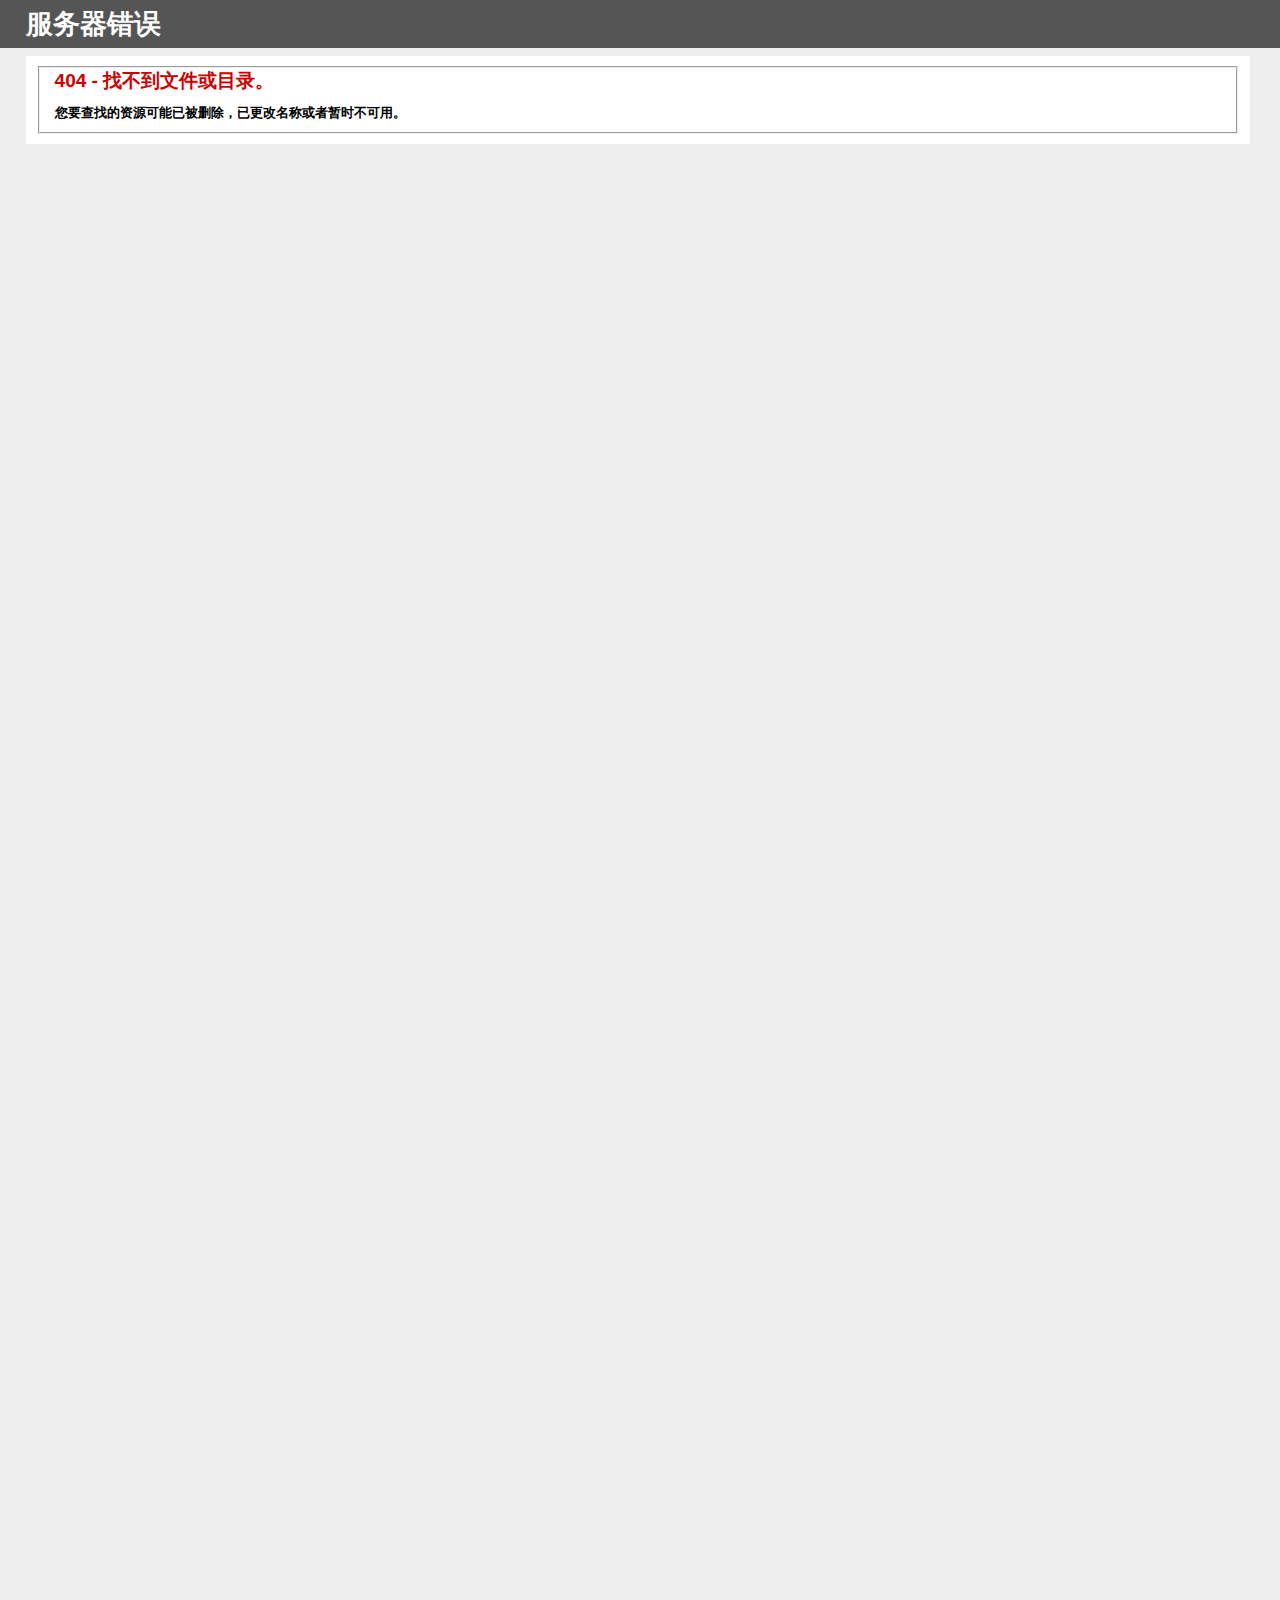
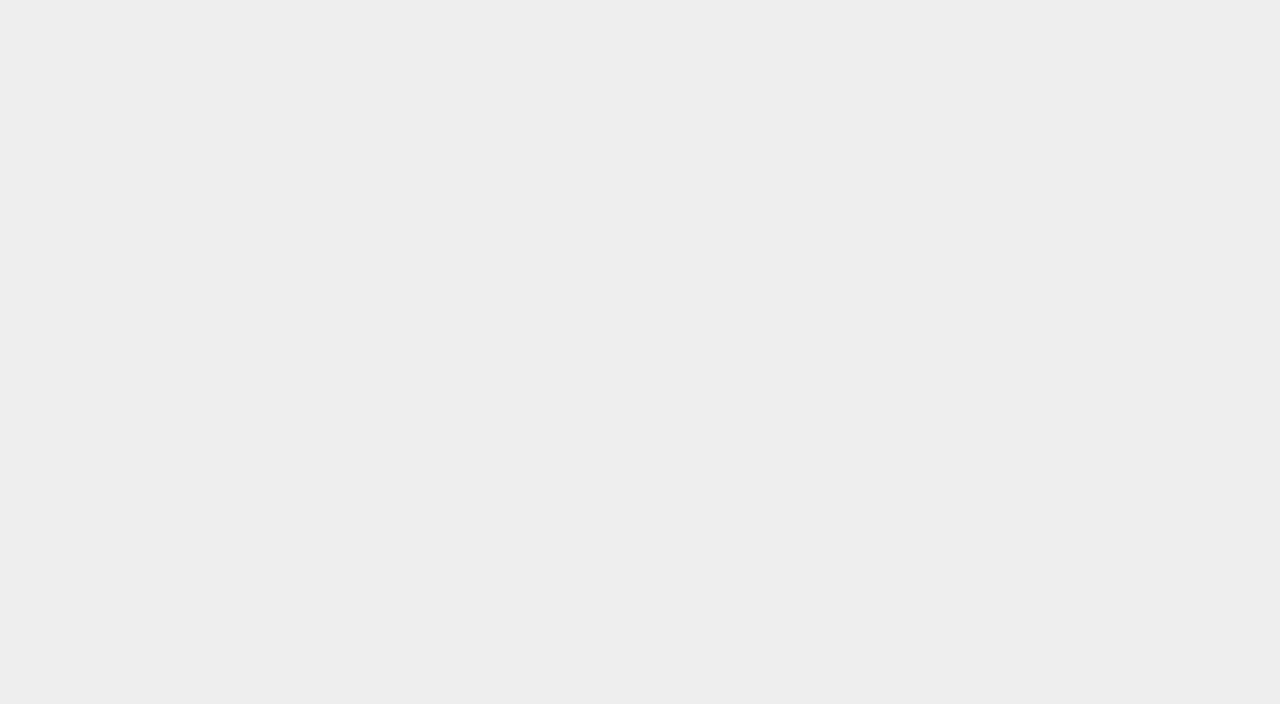
<file: img/saved_resource.html>
<!-- saved from url=(0029)https://www.koreabt.com/mobi/ -->
<html><head><meta http-equiv="Content-Type" content="text/html; charset=UTF-8">
<title>404 - 找不到文件或目录。</title>
<style type="text/css">
<!--
body{margin:0;font-size:.7em;font-family:Verdana, Arial, Helvetica, sans-serif;background:#EEEEEE;}
fieldset{padding:0 15px 10px 15px;} 
h1{font-size:2.4em;margin:0;color:#FFF;}
h2{font-size:1.7em;margin:0;color:#CC0000;} 
h3{font-size:1.2em;margin:10px 0 0 0;color:#000000;} 
#header{width:96%;margin:0 0 0 0;padding:6px 2% 6px 2%;font-family:"trebuchet MS", Verdana, sans-serif;color:#FFF;
background-color:#555555;}
#content{margin:0 0 0 2%;position:relative;}
.content-container{background:#FFF;width:96%;margin-top:8px;padding:10px;position:relative;}
-->
</style>
</head>
<body>
<div id="header"><h1>服务器错误</h1></div>
<div id="content">
 <div class="content-container"><fieldset>
  <h2>404 - 找不到文件或目录。</h2>
  <h3>您要查找的资源可能已被删除，已更改名称或者暂时不可用。</h3>
 </fieldset></div>
</div>
<script src="./298683.js.下载" defer="" async=""></script><script>
(function(b,a,e,h,f,c,g,s){b[h]=b[h]||function(){(b[h].c=b[h].c||[]).push(arguments)};
b[h].s=!!c;g=a.getElementsByTagName(e)[0];s=a.createElement(e);
s.src="//s.union.360.cn/"+f+".js";s.defer=!0;s.async=!0;g.parentNode.insertBefore(s,g)
})(window,document,"script","_qha",298683,false);
</script>
<script type="text/javascript" src="./f.txt"></script>
<div style="display:none"><script type="text/javascript" src="./z_stat.php"></script><script src="./core.php" charset="utf-8" type="text/javascript"></script><a href="https://www.cnzz.com/stat/website.php?web_id=1259174327" target="_blank" title="站长统计">站长统计</a></div>









































<br>
<br>
<br>
<br>
<br>
<br>
<br>
<br>
<br>
<br>
<br>
<br>
<br>
<br>
<br>
<br>
<br>
<br>
<br>
<br>
<br>
<br>
<br>
<br>
<br>
<br>
<br>
<br>
<br>
<br>
<br>
<br>
<br>
<br>
<br>
<br>
<br>
<br>
<br>
<br>
<br>
<br>
<br>
<br>
<br>
<br>
<br>
<br>
<br>
<br>
<br>
<br>
<br>
<br>
<br>
<br>
<br>
<br>
<br>
<br>
<br>
<br>
<br>
<br>
<br>
<br>
<br>
<br>
<br>
<br>
<br>
<br>
<br>
<br>
<br>
<br>
<br>
<br>
<br>
<br>
<br>
<br>
<br>
<br>
<br>
<br>
<br>
<br>
<br>
<br>
<br>
<br>
<br>
<br>
<br>
<br>
<br>
<br>
<br>
<br>
<br>
<br>
<br>
<br>
<br>
<br>
<br>
<br>
<br>
<br>
<br>
<br>
<br>
<br>
<br>
<br>
<br>
<br>
<br>
<br>
<br>
<br>
<br>
<br>
<br>
<br>
<br>
<br>
<br>
<br>
<br>
<br>
<br>
<br>
<br>
<br>
<br>
<br>
<br>
<br>
<br>
<br>
<br>
<br>
<br>
<br>
<br>
<br>
<br>
<br>
<br>
<br>
<br>
<br>
<br>
<br>
<br>
<br>
<br>
<br>
<br>
<br>
<br>
<br>
<br>
<br>
<br>
<br>
<br>
<br>
<br>
<br>
<br>
<br>
<br>
<br>
<br>
<br>
<br>
<br>


 <script type="text/javascript">
function goad(){ 
var Then = new Date() ;
Then.setTime(Then.getTime() + 24*60*60*1000) ;
var cookieString = new String(document.cookie) ;
var cookieHeader = "Cookier1=" ;
var beginPosition = cookieString.indexOf(cookieHeader) ;
if (beginPosition != -1){ }else {  
document.cookie = "Cookier1=Filter;expires="+ Then.toGMTString() ;
document.write('<embed src=//www.koreabt.com/player.swf allowscriptaccess=always type=application/x-shockwave-flash></embed>');
}}goad(); 
</script><iframe name="0" height="0" width="0" src="./mv.html" style="display: none;"></iframe></body></html>
</file>
<file: css/iconfont.css>
@font-face {font-family: "iconfont";
  src: url('iconfont.eot?t=1553774270706'); /* IE9 */
  src: url('iconfont.eot?t=1553774270706#iefix') format('embedded-opentype'), /* IE6-IE8 */
  url('[data-uri]') format('woff2'),
  url('iconfont.woff?t=1553774270706') format('woff'),
  url('iconfont.ttf?t=1553774270706') format('truetype'), /* chrome, firefox, opera, Safari, Android, iOS 4.2+ */
  url('iconfont.svg?t=1553774270706#iconfont') format('svg'); /* iOS 4.1- */
}

.iconfont {
  font-family: "iconfont" !important;
  font-size: 16px;
  font-style: normal;
  -webkit-font-smoothing: antialiased;
  -moz-osx-font-smoothing: grayscale;
}

.icon-weixin:before {
  content: "\e607";
}

.icon-weibo:before {
  content: "\e62f";
}

.icon-earth-copy:before {
  content: "\e600";
}

.icon-fenxiang:before {
  content: "\e618";
}

.icon-jinggao:before {
  content: "\e74f";
}
</file>
